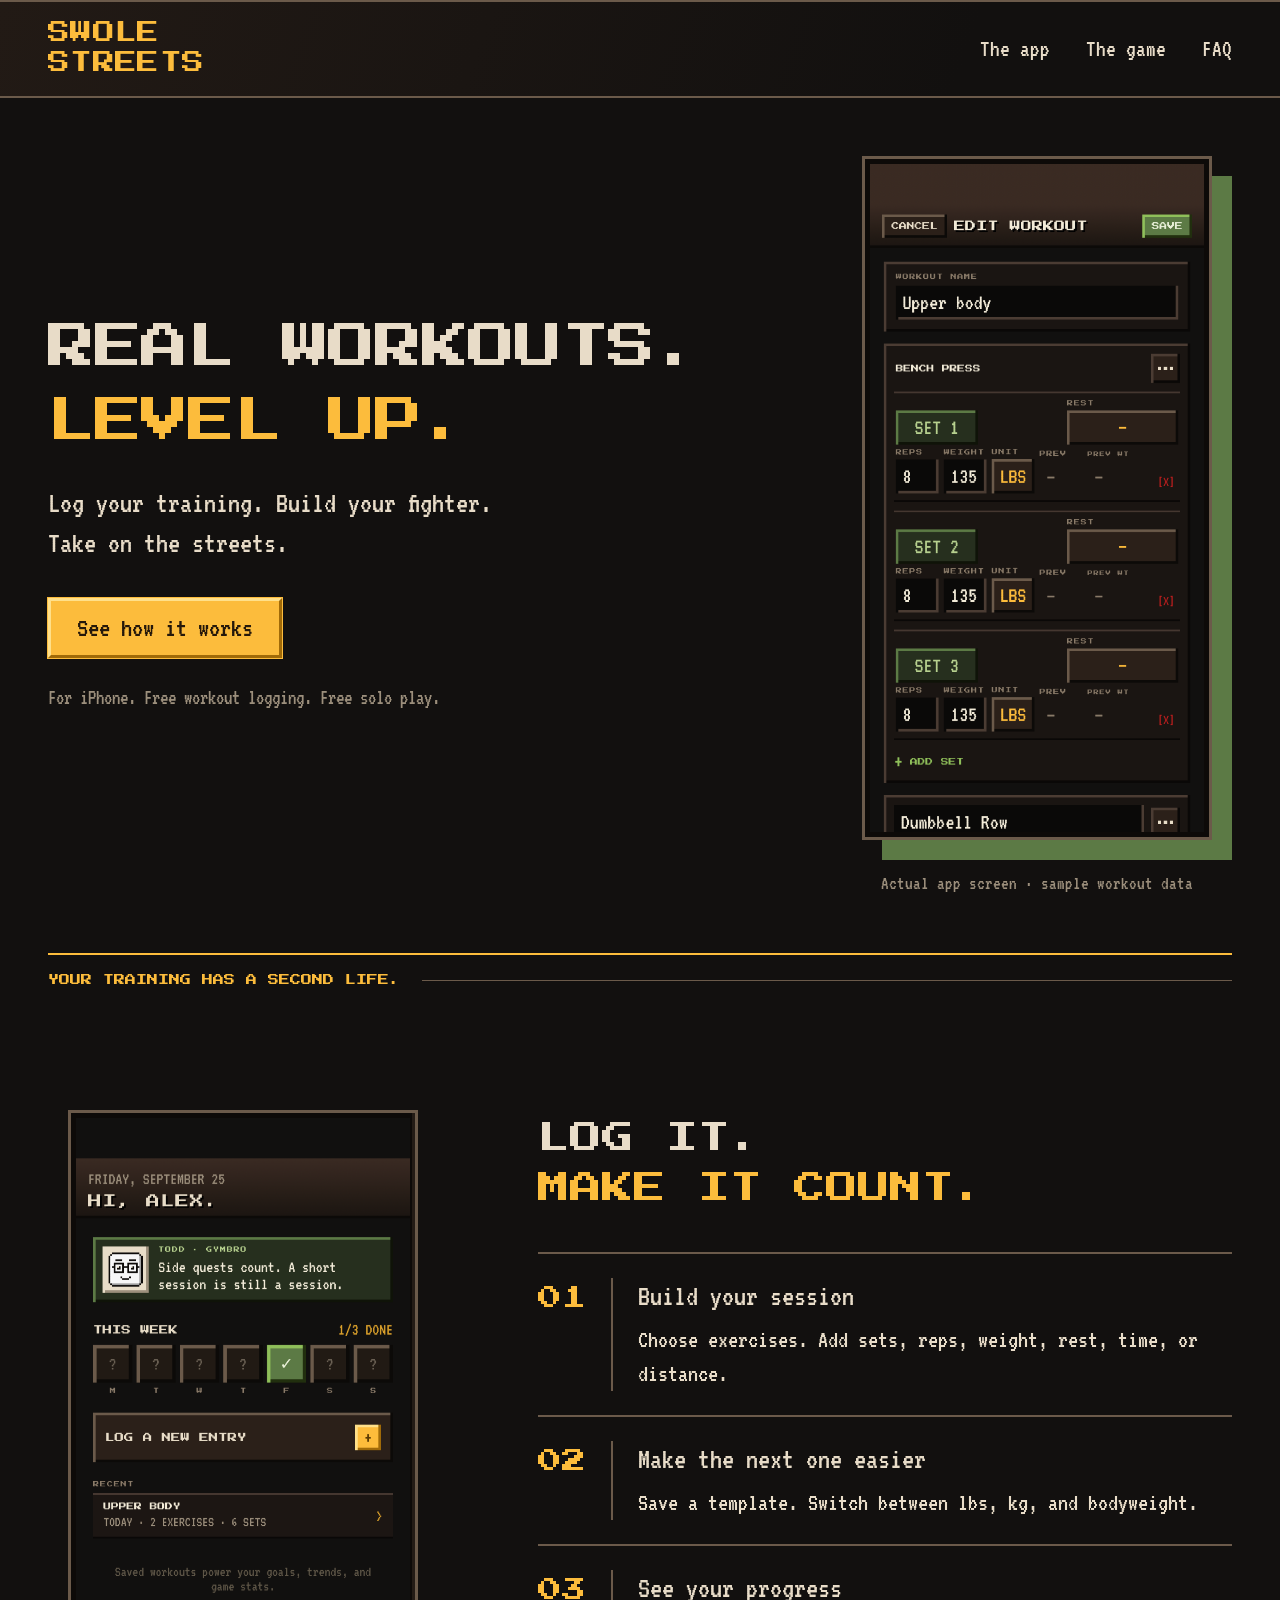
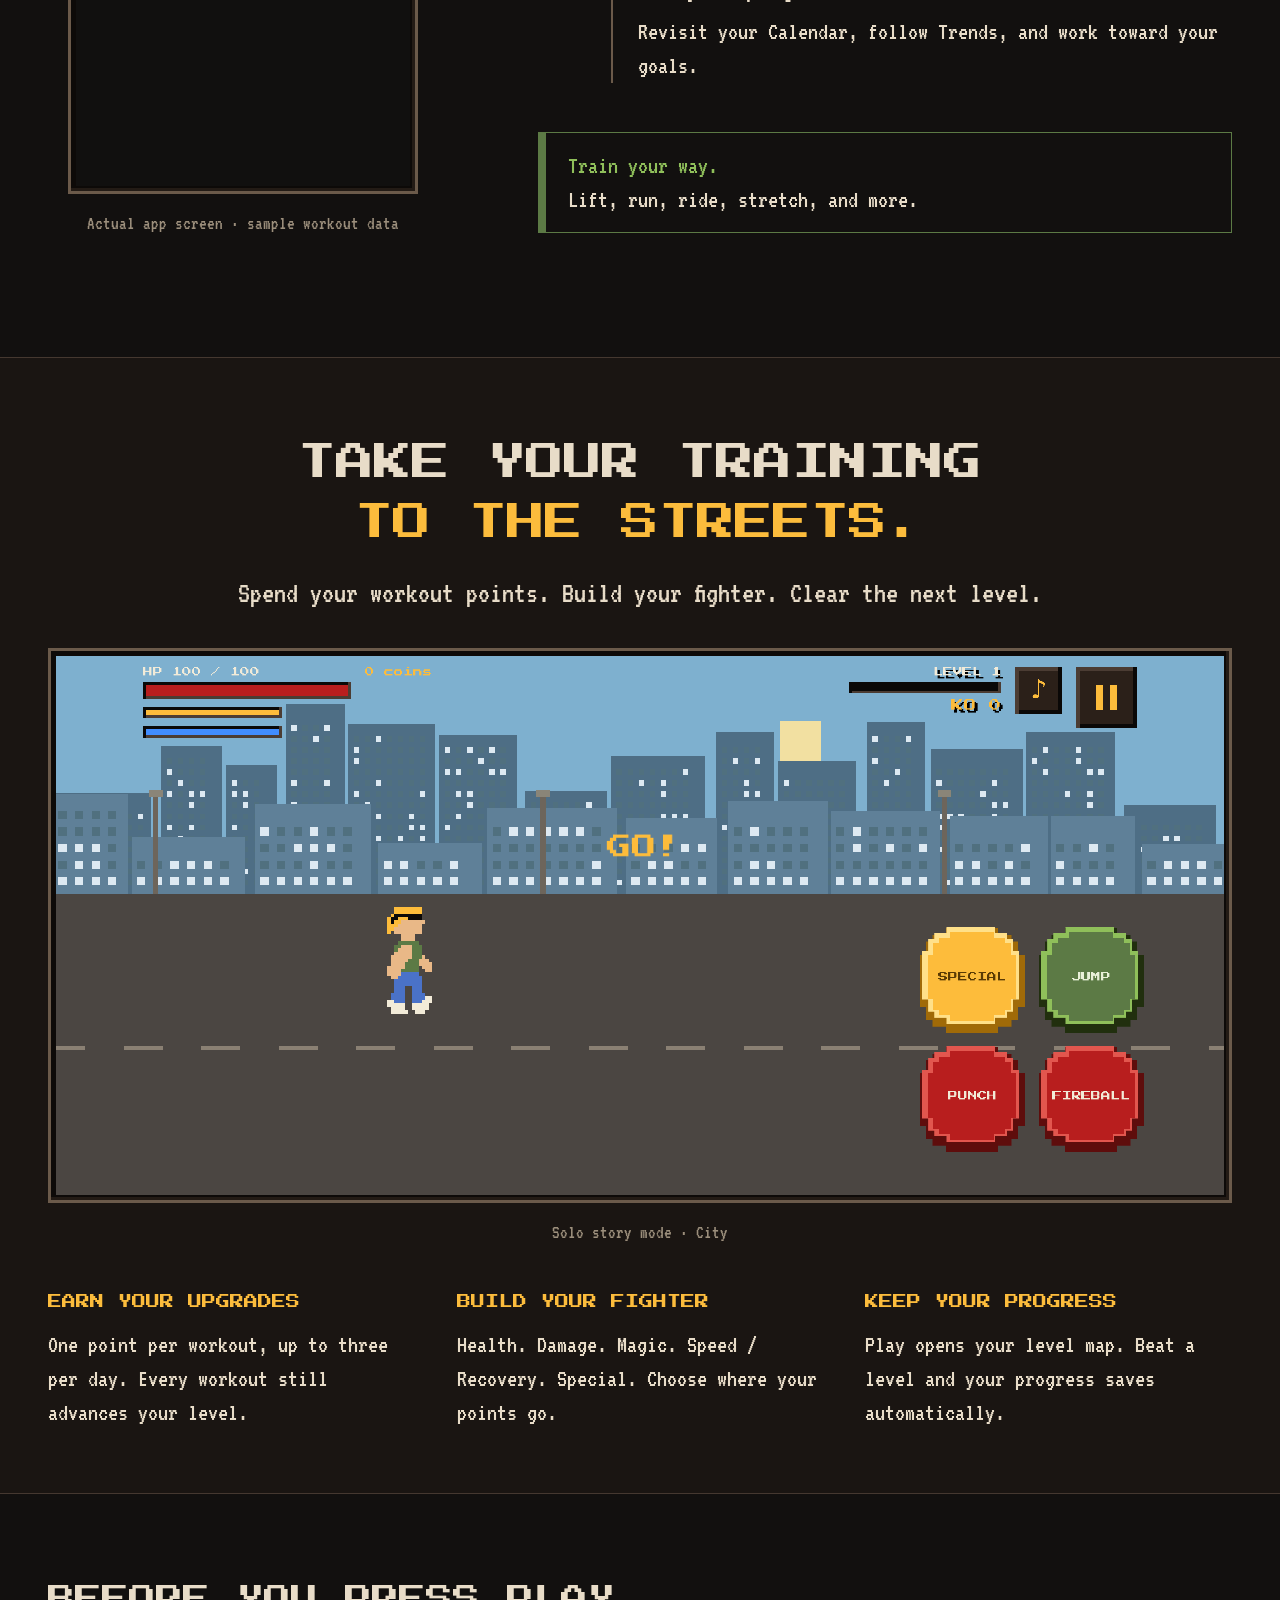
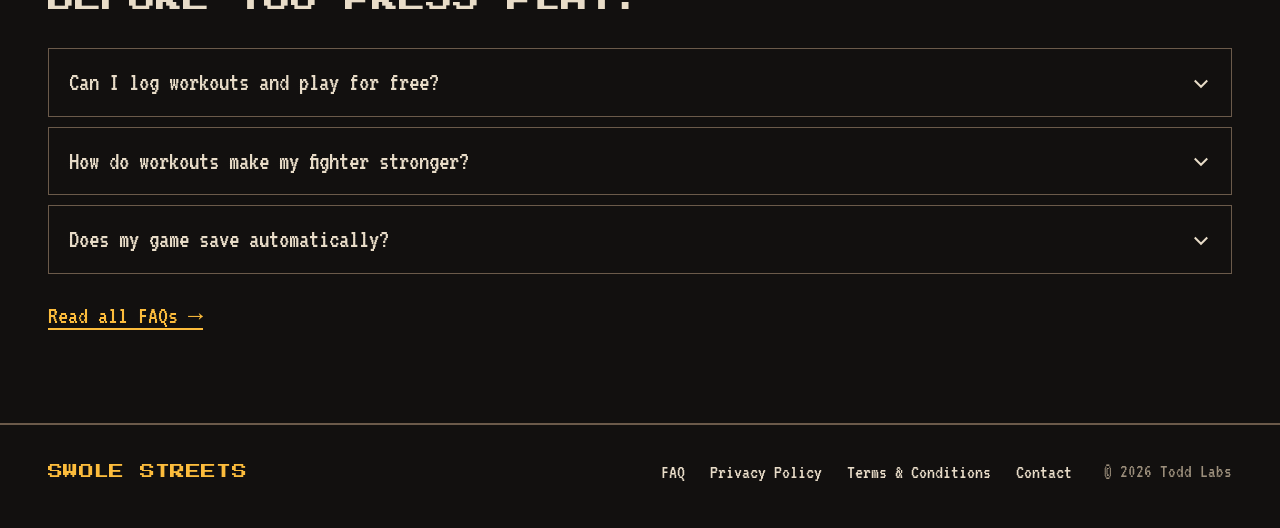
<file: index.html>
<!doctype html>
<html lang="en"><head>
<meta charset="utf-8"><meta name="viewport" content="width=device-width, initial-scale=1">
<title>Swole Streets — Real workouts. Level up.</title><meta name="description" content="Log your workouts, track progress, and turn training into upgrades for a retro solo adventure on iPhone.">
<meta name="theme-color" content="#12100F">
<meta property="og:title" content="Swole Streets — Real workouts. Level up."><meta property="og:description" content="Log your workouts, track progress, and turn training into upgrades for a retro solo adventure on iPhone."><meta property="og:type" content="website">
<link rel="icon" href="assets/favicon.svg" type="image/svg+xml">
<link rel="preload" href="assets/fonts/PressStart2P-Regular.ttf" as="font" type="font/ttf" crossorigin>
<link rel="preload" href="assets/fonts/VT323-Regular.ttf" as="font" type="font/ttf" crossorigin>
<link rel="stylesheet" href="styles.css">
</head><body><a class="skip-link" href="#main">Skip to content</a>
<header class="site-header"><div class="wrap nav-row">
<a class="wordmark" href="index.html" aria-label="Swole Streets home">SWOLE<br>STREETS</a>
<nav aria-label="Main navigation"><a href="index.html#the-app">The app</a><a href="index.html#the-game">The game</a><a href="faq.html">FAQ</a></nav>
</div></header><main id="main">
<section class="hero wrap" aria-labelledby="hero-title"><div class="hero-copy">
<h1 id="hero-title">REAL WORKOUTS.<br><span>LEVEL UP.</span></h1>
<p class="lead">Log your training. Build your fighter.<br class="desktop-break"> Take on the streets.</p>
<div class="actions"><a class="button button-gold" href="#the-app">See how it works</a></div>
<p class="small muted">For iPhone. Free workout logging. Free solo play.</p>
</div><figure class="hero-figure"><a class="screen-frame hero-screen" href="assets/workout-editor.png" aria-label="View full-size workout editor screenshot"><img src="assets/workout-editor.png" width="1170" height="2340" alt="Actual workout editor: Upper body session with Bench Press sets, 8 reps at 135 lbs, editable weight and rest fields." fetchpriority="high"></a><figcaption>Actual app screen · sample workout data</figcaption></figure></section>
<div class="wrap chapter-rule"><p>YOUR TRAINING HAS A SECOND LIFE.</p><span></span></div>
<section class="wrap workout-section" id="the-app" aria-labelledby="app-title">
<figure class="history-figure"><a class="screen-frame" href="assets/workout-history.png" aria-label="View full-size workout history screenshot"><img src="assets/workout-history.png" width="1170" height="2340" alt="Workouts screen with a weekly training target, Log a new entry button, and a saved Upper body workout." loading="lazy"></a><figcaption>Actual app screen · sample workout data</figcaption></figure>
<div class="workout-copy"><h2 id="app-title">LOG IT.<br><span>MAKE IT COUNT.</span></h2>
<ol class="steps"><li><span class="step-number" aria-hidden="true">01</span><div><h3>Build your session</h3><p>Choose exercises. Add sets, reps, weight, rest, time, or distance.</p></div></li><li><span class="step-number" aria-hidden="true">02</span><div><h3>Make the next one easier</h3><p>Save a template. Switch between lbs, kg, and bodyweight.</p></div></li><li><span class="step-number" aria-hidden="true">03</span><div><h3>See your progress</h3><p>Revisit your Calendar, follow Trends, and work toward your goals.</p></div></li></ol>
<p class="training-note"><strong>Train your way.</strong><br>Lift, run, ride, stretch, and more.</p></div></section>
<section class="game-section" id="the-game" aria-labelledby="game-title"><div class="wrap">
<div class="section-heading"><h2 id="game-title">TAKE YOUR TRAINING<br><span>TO THE STREETS.</span></h2><p class="lead">Spend your workout points. Build your fighter. Clear the next level.</p></div>
<figure class="game-figure"><a class="screen-frame" href="assets/story-game.png" aria-label="View full-size solo game screenshot"><img src="assets/story-game.png" width="2532" height="1170" alt="Actual City story level with the pixel-art fighter, skyline, health, stamina and magic meters, and Special, Jump, Punch and Fireball controls." loading="lazy"></a><figcaption>Solo story mode · City</figcaption></figure>
<div class="game-features"><div><h3>Earn your upgrades</h3><p>One point per workout, up to three per day. Every workout still advances your level.</p></div><div><h3>Build your fighter</h3><p>Health. Damage. Magic. Speed / Recovery. Special. Choose where your points go.</p></div><div><h3>Keep your progress</h3><p>Play opens your level map. Beat a level and your progress saves automatically.</p></div></div>
</div></section>
<section class="wrap home-faq" aria-labelledby="faq-title"><h2 id="faq-title">BEFORE YOU PRESS PLAY.</h2><div class="questions">
<details class="question">
<summary>Can I log workouts and play for free?<svg viewBox="0 0 16 16" aria-hidden="true"><path d="m3 6 5 5 5-5"/></svg></summary>
<div class="answer"><p>Yes. Recording your workouts and playing the game are entirely free.</p></div>
</details>
<details class="question">
<summary>How do workouts make my fighter stronger?<svg viewBox="0 0 16 16" aria-hidden="true"><path d="m3 6 5 5 5-5"/></svg></summary>
<div class="answer"><p>Each saved workout earns one upgrade point, up to three points per day. Spend them in Stats on Health, Damage, Magic, Speed / Recovery, or Special. Every workout counts toward your overall level, even after the daily point allowance. Leveling up also adds one automatic upgrade to all five categories. The point allowance does not limit how many workouts you can log.</p></div>
</details>
<details class="question">
<summary>Does my game save automatically?<svg viewBox="0 0 16 16" aria-hidden="true"><path d="m3 6 5 5 5-5"/></svg></summary>
<div class="answer"><p>Yes. Your completed levels save automatically on your device. When you close the app and return to Play, those levels stay cleared. There is one default save, with no save-slot selection.</p></div>
</details>
</div><a class="text-link" href="faq.html">Read all FAQs <span aria-hidden="true">→</span></a></section>
</main><footer class="site-footer"><div class="wrap footer-row"><a class="wordmark footer-brand" href="index.html">SWOLE STREETS</a><nav aria-label="Footer navigation"><a href="faq.html">FAQ</a><a href="privacy.html">Privacy Policy</a><a href="terms.html">Terms &amp; Conditions</a><a href="mailto:support@toddlabs.info">Contact</a></nav><p>© 2026 Todd Labs</p></div></footer></body></html>
</file>
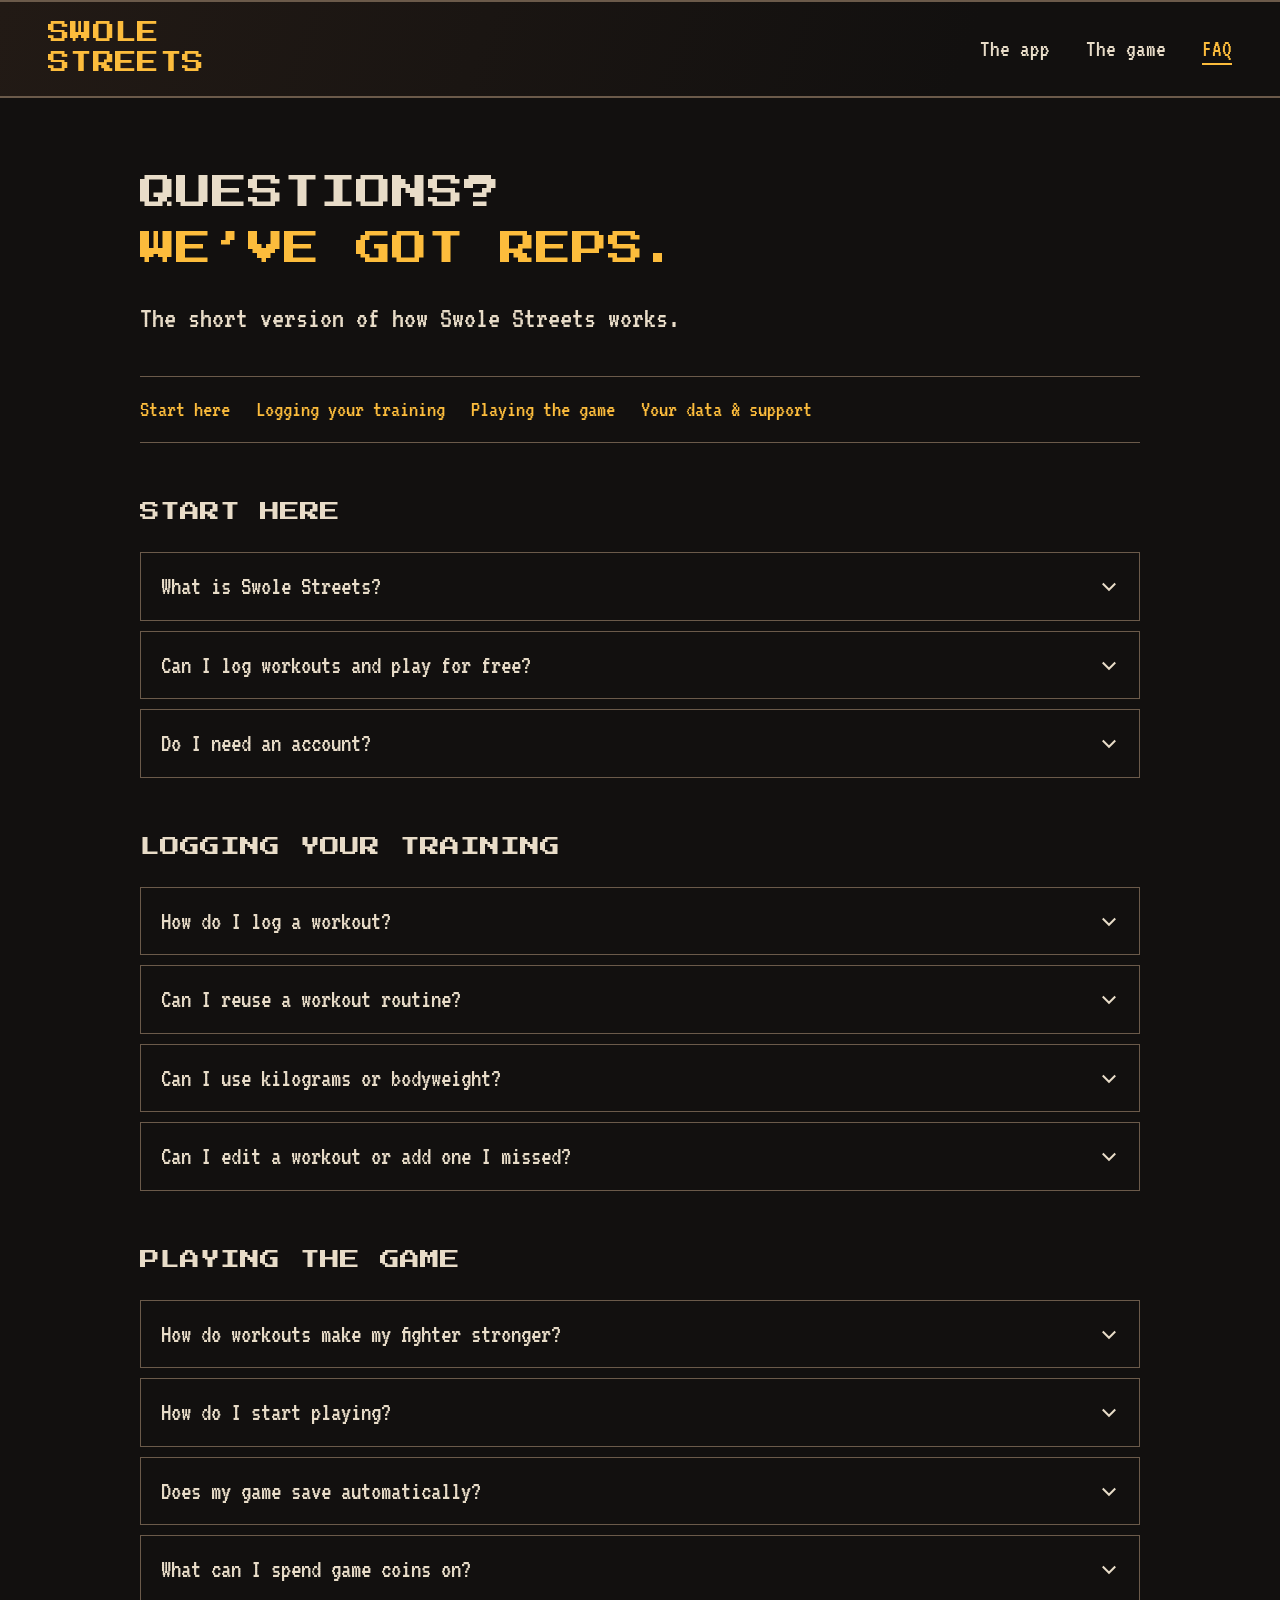
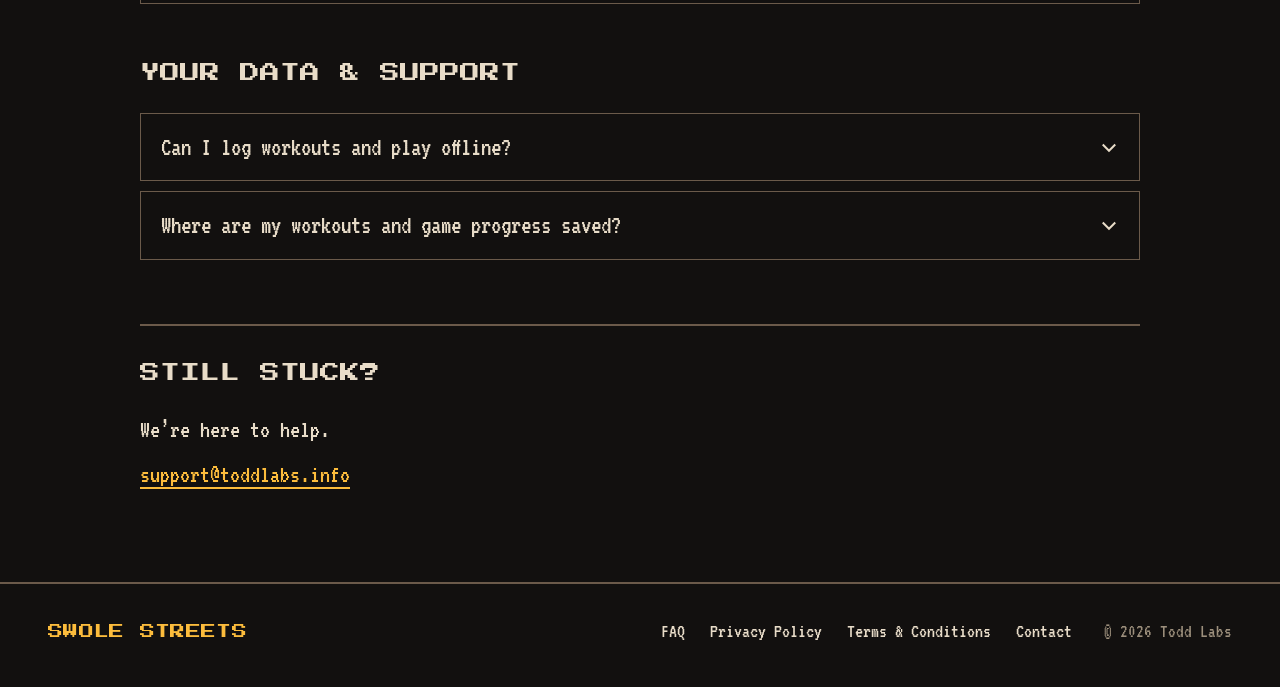
<file: faq.html>
<!doctype html>
<html lang="en"><head>
<meta charset="utf-8"><meta name="viewport" content="width=device-width, initial-scale=1">
<title>FAQ — Swole Streets</title><meta name="description" content="How to log workouts, reuse routines, grow your fighter, and keep your progress in Swole Streets.">
<meta name="theme-color" content="#12100F">
<meta property="og:title" content="FAQ — Swole Streets"><meta property="og:description" content="How to log workouts, reuse routines, grow your fighter, and keep your progress in Swole Streets."><meta property="og:type" content="website">
<link rel="icon" href="assets/favicon.svg" type="image/svg+xml">
<link rel="preload" href="assets/fonts/PressStart2P-Regular.ttf" as="font" type="font/ttf" crossorigin>
<link rel="preload" href="assets/fonts/VT323-Regular.ttf" as="font" type="font/ttf" crossorigin>
<link rel="stylesheet" href="styles.css">
</head><body><a class="skip-link" href="#main">Skip to content</a>
<header class="site-header"><div class="wrap nav-row">
<a class="wordmark" href="index.html" aria-label="Swole Streets home">SWOLE<br>STREETS</a>
<nav aria-label="Main navigation"><a href="index.html#the-app">The app</a><a href="index.html#the-game">The game</a><a href="faq.html" aria-current="page">FAQ</a></nav>
</div></header><main id="main" class="wrap reading-page"><header class="page-heading"><h1>QUESTIONS?<br><span>WE’VE GOT REPS.</span></h1><p class="lead">The short version of how Swole Streets works.</p></header><nav class="topic-links" aria-label="FAQ topics"><a href="#basics">Start here</a><a href="#logging">Logging your training</a><a href="#game">Playing the game</a><a href="#privacy">Your data &amp; support</a></nav>
<section class="faq-group" id="basics" aria-labelledby="heading-basics">
<h2 id="heading-basics">Start here</h2>
<details class="question">
<summary>What is Swole Streets?<svg viewBox="0 0 16 16" aria-hidden="true"><path d="m3 6 5 5 5-5"/></svg></summary>
<div class="answer"><p>A workout tracker with a retro action game built in. Record your training, follow your progress, and turn saved workouts into upgrades for your fighter.</p></div>
</details>
<details class="question">
<summary>Can I log workouts and play for free?<svg viewBox="0 0 16 16" aria-hidden="true"><path d="m3 6 5 5 5-5"/></svg></summary>
<div class="answer"><p>Yes. Recording your workouts and playing the game are entirely free.</p></div>
</details>
<details class="question">
<summary>Do I need an account?<svg viewBox="0 0 16 16" aria-hidden="true"><path d="m3 6 5 5 5-5"/></svg></summary>
<div class="answer"><p>No. You can start logging workouts and playing without an account or login.</p></div>
</details>
</section>
<section class="faq-group" id="logging" aria-labelledby="heading-logging">
<h2 id="heading-logging">Logging your training</h2>
<details class="question">
<summary>How do I log a workout?<svg viewBox="0 0 16 16" aria-hidden="true"><path d="m3 6 5 5 5-5"/></svg></summary>
<div class="answer"><p>In Workouts, tap Log a new entry. Choose your exercises and enter the sets, reps, weight, rest, time, or distance that apply. Tap Save Workout to add the session to your history.</p></div>
</details>
<details class="question">
<summary>Can I reuse a workout routine?<svg viewBox="0 0 16 16" aria-hidden="true"><path d="m3 6 5 5 5-5"/></svg></summary>
<div class="answer"><p>Yes. Set up your exercises, tap Make Template, and give it a name. Open that template from Workouts for your next session, enter your results, then tap Log This Workout. Saving a template alone does not log a completed workout.</p></div>
</details>
<details class="question">
<summary>Can I use kilograms or bodyweight?<svg viewBox="0 0 16 16" aria-hidden="true"><path d="m3 6 5 5 5-5"/></svg></summary>
<div class="answer"><p>Yes. Tap the weight unit to switch between lbs, kg, and bodyweight. Bodyweight shows NA in the weight field. Switch back to lbs or kg to enter a weight again.</p></div>
</details>
<details class="question">
<summary>Can I edit a workout or add one I missed?<svg viewBox="0 0 16 16" aria-hidden="true"><path d="m3 6 5 5 5-5"/></svg></summary>
<div class="answer"><p>Yes. Open a saved workout, change its fields, and save your changes. To log a past session, choose the day in Calendar and add an entry there. Calendar shows your training history, and Trends helps you follow your progress over time.</p></div>
</details>
</section>
<section class="faq-group" id="game" aria-labelledby="heading-game">
<h2 id="heading-game">Playing the game</h2>
<details class="question">
<summary>How do workouts make my fighter stronger?<svg viewBox="0 0 16 16" aria-hidden="true"><path d="m3 6 5 5 5-5"/></svg></summary>
<div class="answer"><p>Each saved workout earns one upgrade point, up to three points per day. Spend them in Stats on Health, Damage, Magic, Speed / Recovery, or Special. Every workout counts toward your overall level, even after the daily point allowance. Leveling up also adds one automatic upgrade to all five categories. The point allowance does not limit how many workouts you can log.</p></div>
</details>
<details class="question">
<summary>How do I start playing?<svg viewBox="0 0 16 16" aria-hidden="true"><path d="m3 6 5 5 5-5"/></svg></summary>
<div class="answer"><p>Open the Game tab and tap Play to reach your level map. Choose an unlocked level and fight through City, Forest, and Snow. Use Stats to spend your workout points and Store to customize your fighter.</p></div>
</details>
<details class="question">
<summary>Does my game save automatically?<svg viewBox="0 0 16 16" aria-hidden="true"><path d="m3 6 5 5 5-5"/></svg></summary>
<div class="answer"><p>Yes. Your completed levels save automatically on your device. When you close the app and return to Play, those levels stay cleared. There is one default save, with no save-slot selection.</p></div>
</details>
<details class="question">
<summary>What can I spend game coins on?<svg viewBox="0 0 16 16" aria-hidden="true"><path d="m3 6 5 5 5-5"/></svg></summary>
<div class="answer"><p>Use coins earned while playing to get outfits, attack colors, and backpack items in the Store. Outfits and attack colors change your look; backpack items give you effects to use during a level.</p></div>
</details>
</section>
<section class="faq-group" id="privacy" aria-labelledby="heading-privacy">
<h2 id="heading-privacy">Your data &amp; support</h2>
<details class="question">
<summary>Can I log workouts and play offline?<svg viewBox="0 0 16 16" aria-hidden="true"><path d="m3 6 5 5 5-5"/></svg></summary>
<div class="answer"><p>Yes. Workout logging, saved history, and solo play work on your device without an internet connection. Sending an issue report, emailing support, or opening this website needs a connection.</p></div>
</details>
<details class="question">
<summary>Where are my workouts and game progress saved?<svg viewBox="0 0 16 16" aria-hidden="true"><path d="m3 6 5 5 5-5"/></svg></summary>
<div class="answer"><p>They are saved locally on your device. There is no account-based cloud sync, so records do not automatically follow you to another phone. Removing the app can remove its local data. See the Privacy Policy for details.</p></div>
</details>
</section>
<aside class="support-note"><h2>Still stuck?</h2><p>We’re here to help.</p><a class="text-link" href="mailto:support@toddlabs.info">support@toddlabs.info</a></aside></main><footer class="site-footer"><div class="wrap footer-row"><a class="wordmark footer-brand" href="index.html">SWOLE STREETS</a><nav aria-label="Footer navigation"><a href="faq.html">FAQ</a><a href="privacy.html">Privacy Policy</a><a href="terms.html">Terms &amp; Conditions</a><a href="mailto:support@toddlabs.info">Contact</a></nav><p>© 2026 Todd Labs</p></div></footer></body></html>
</file>
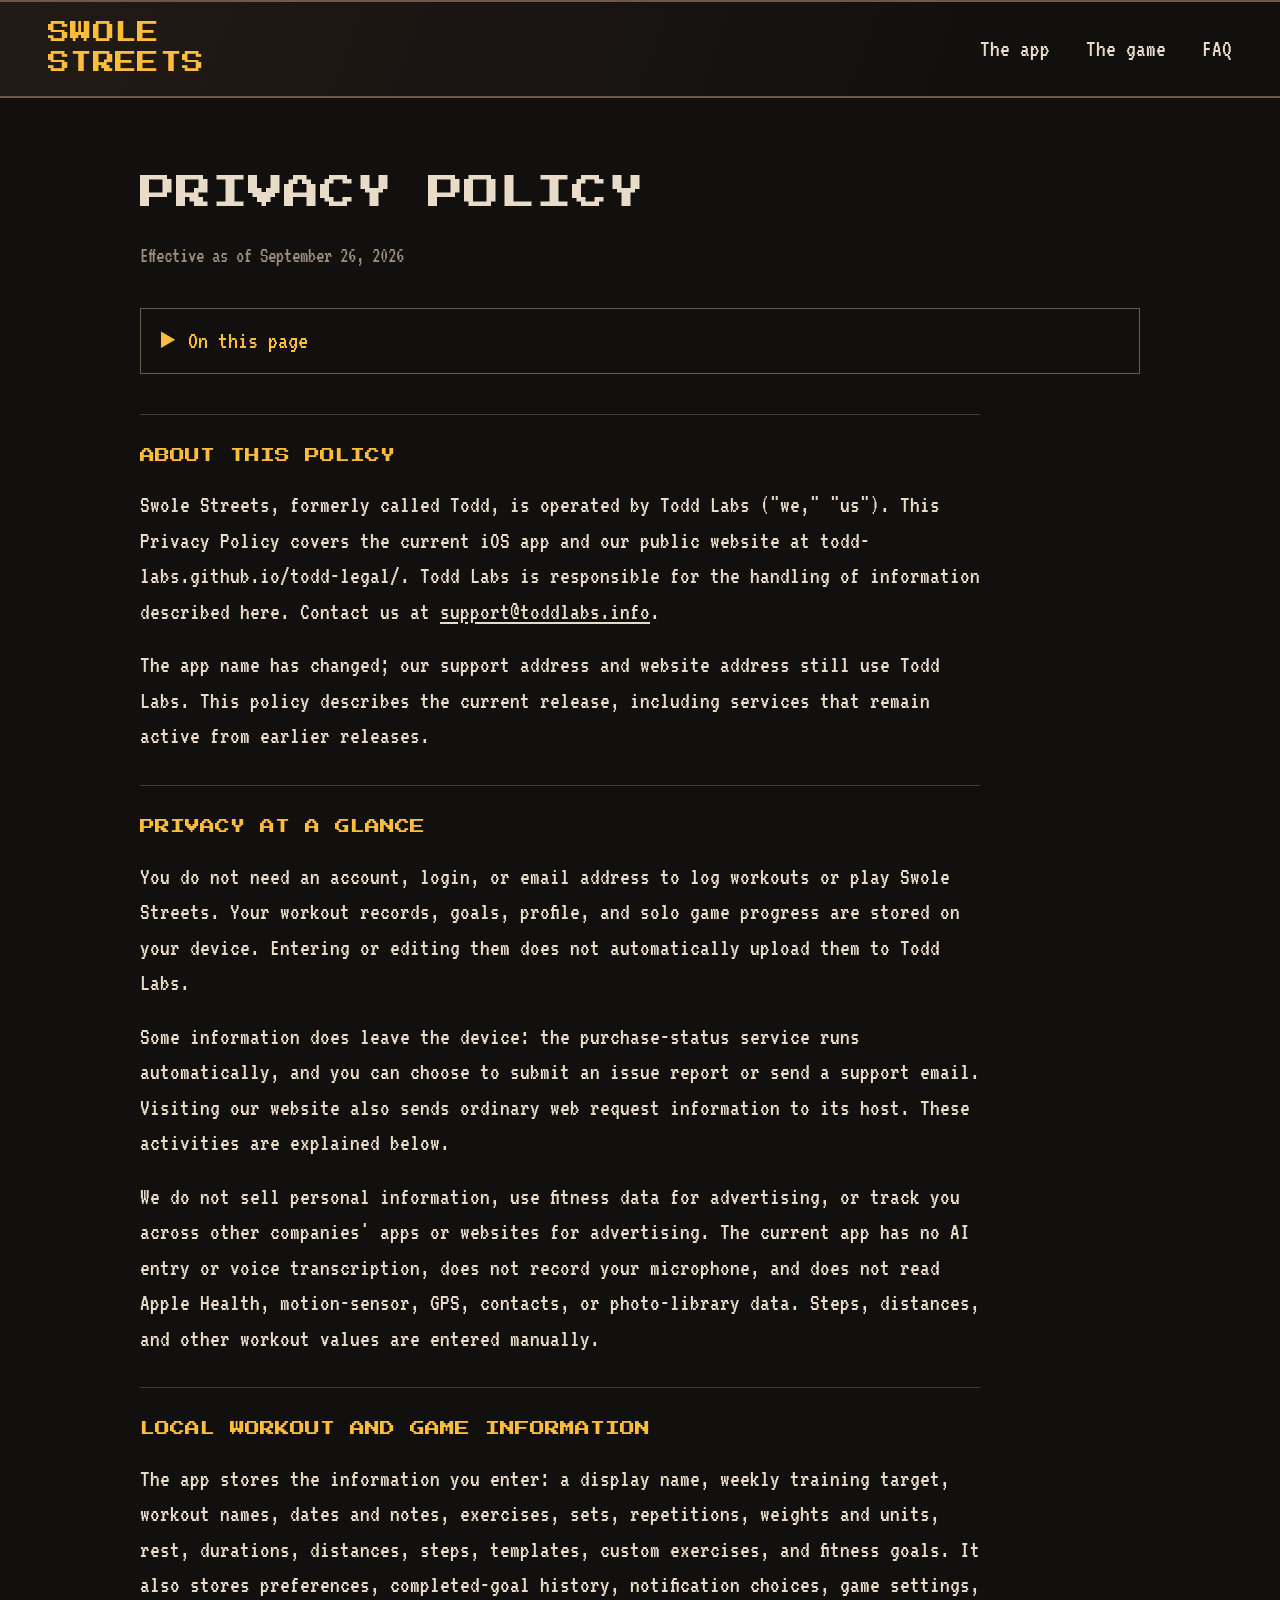
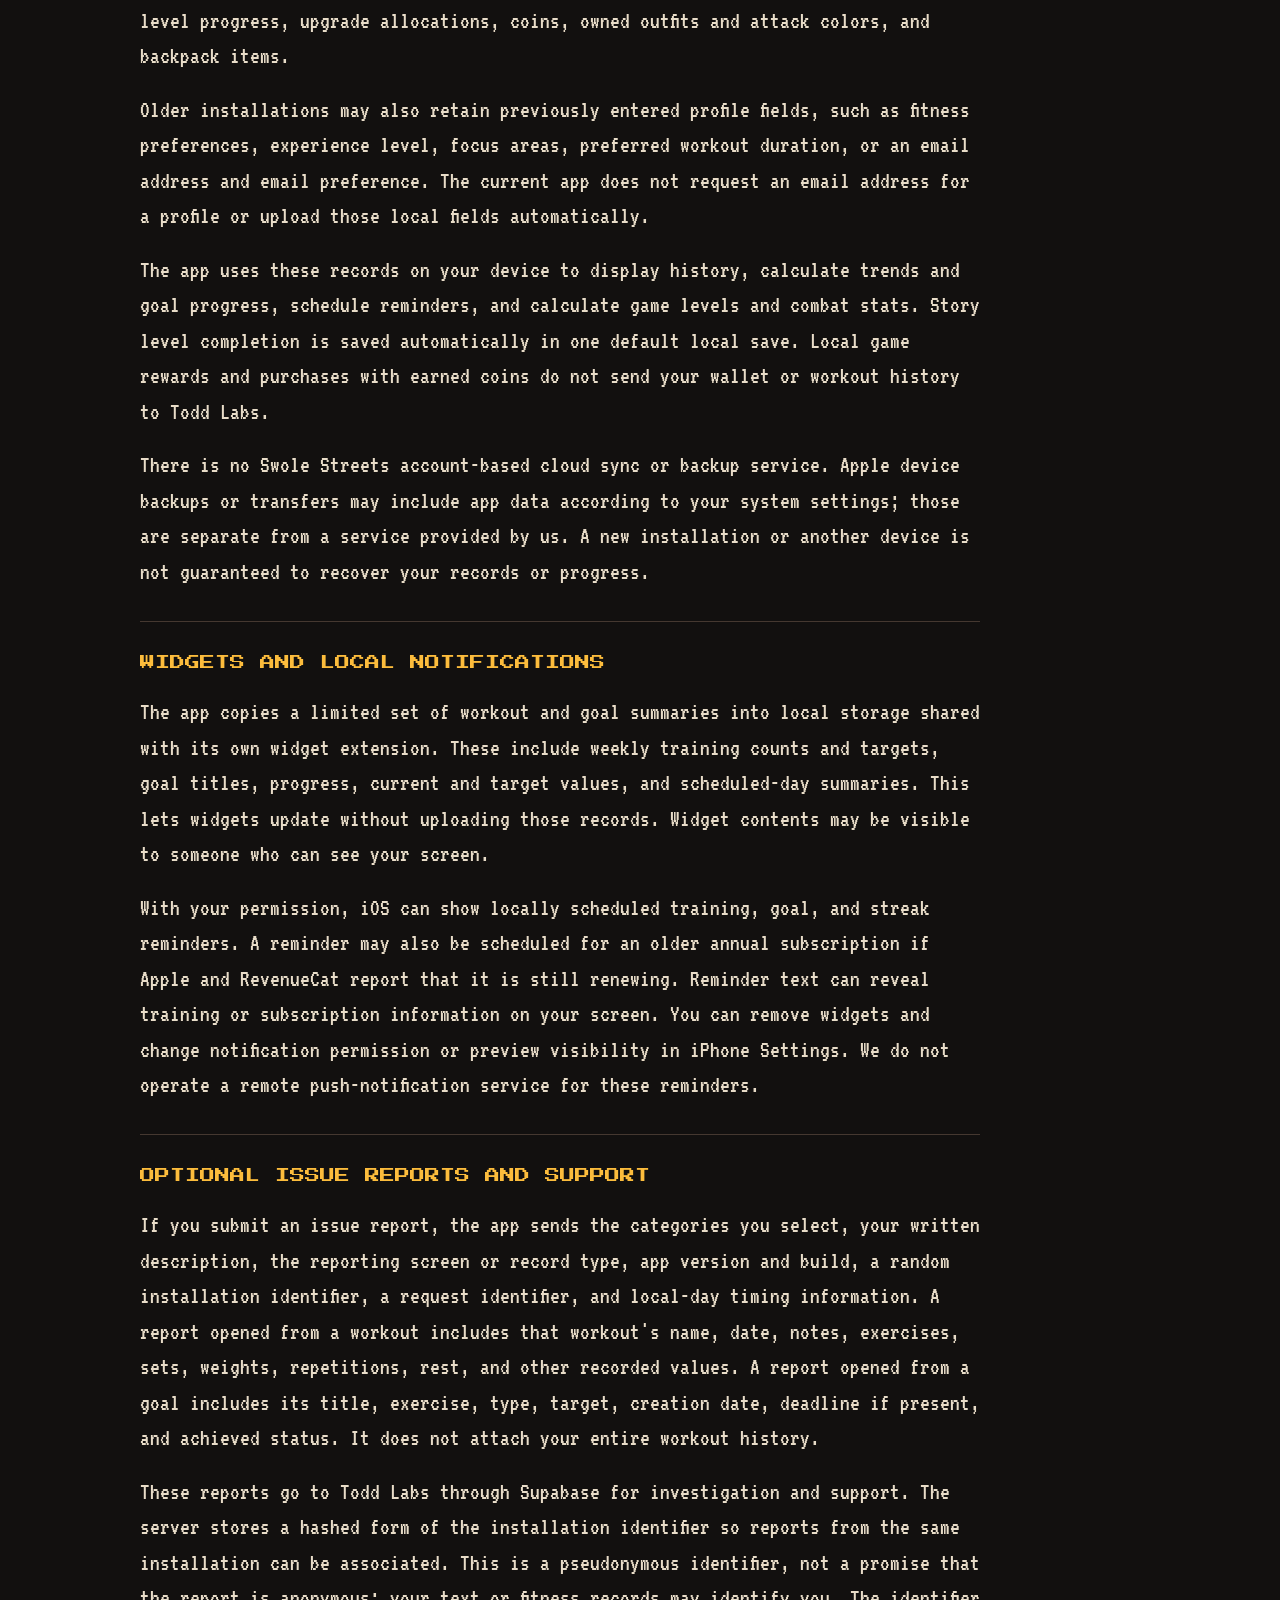
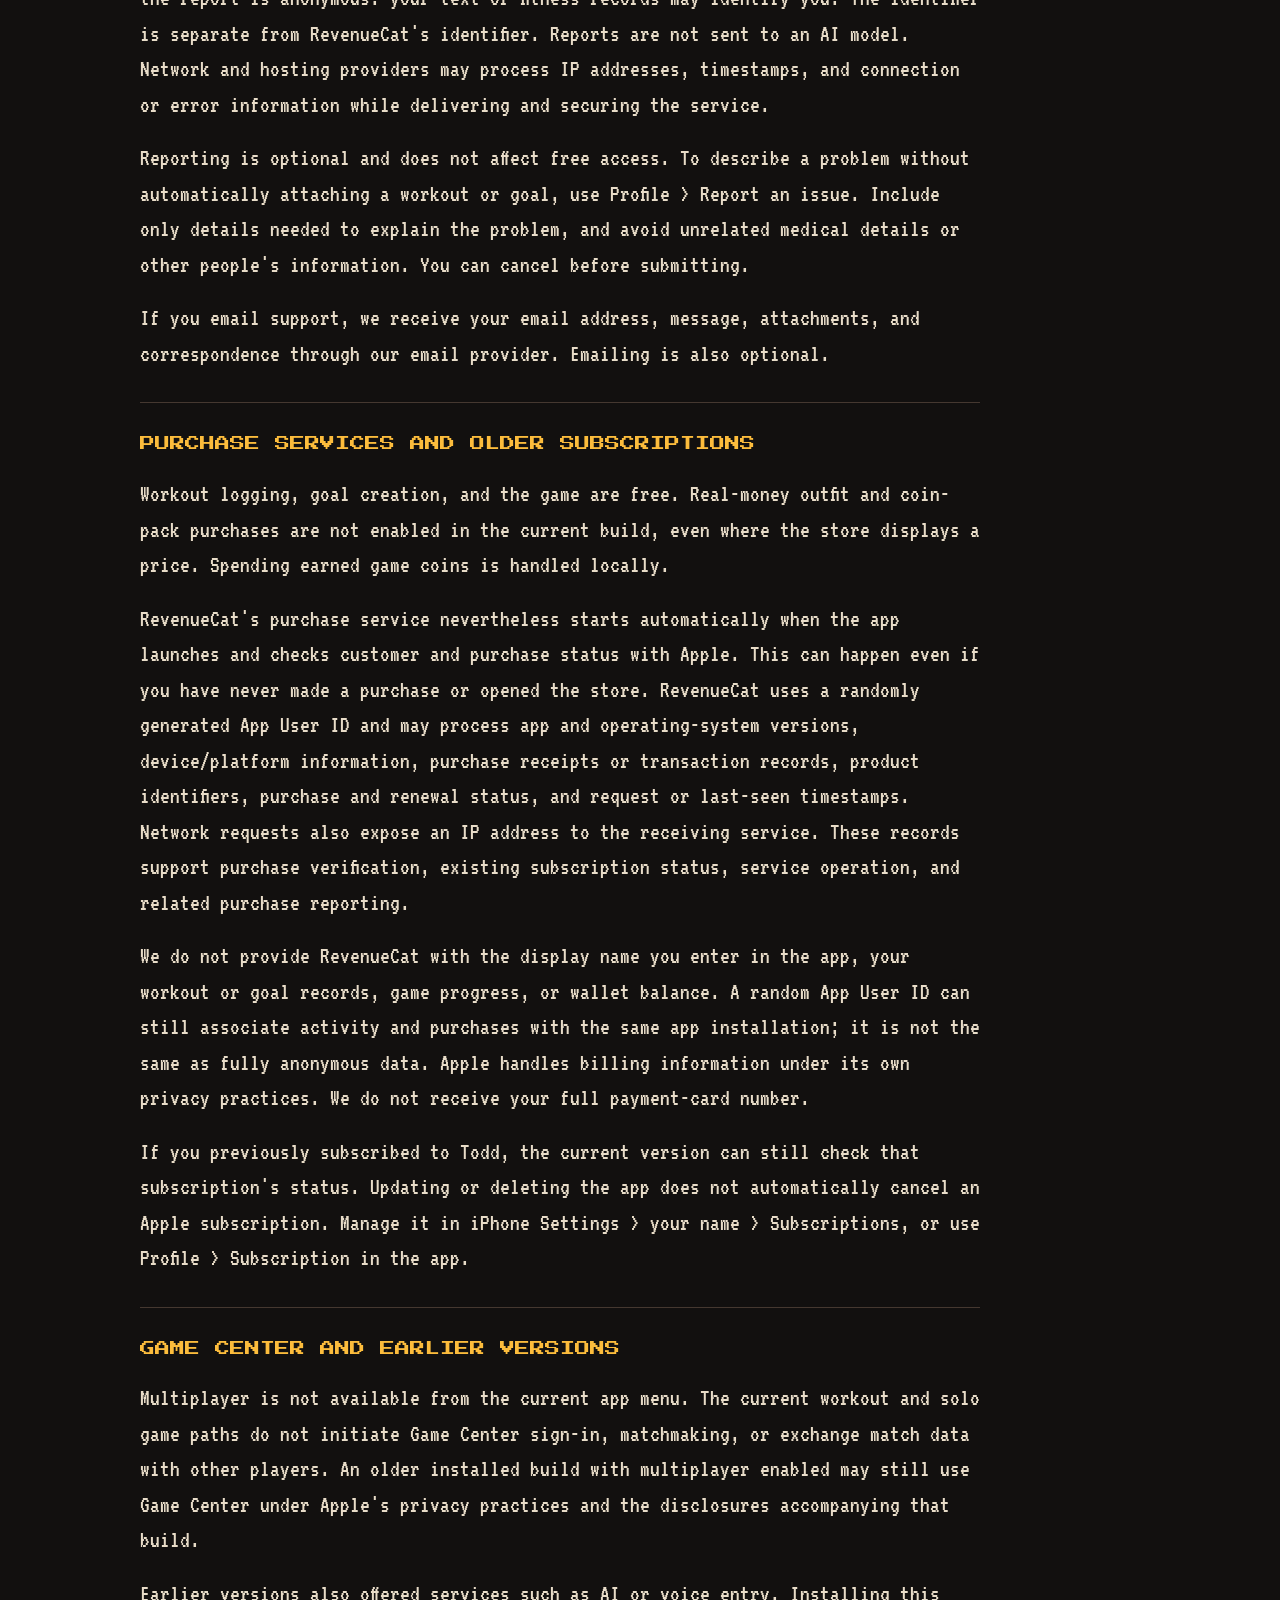
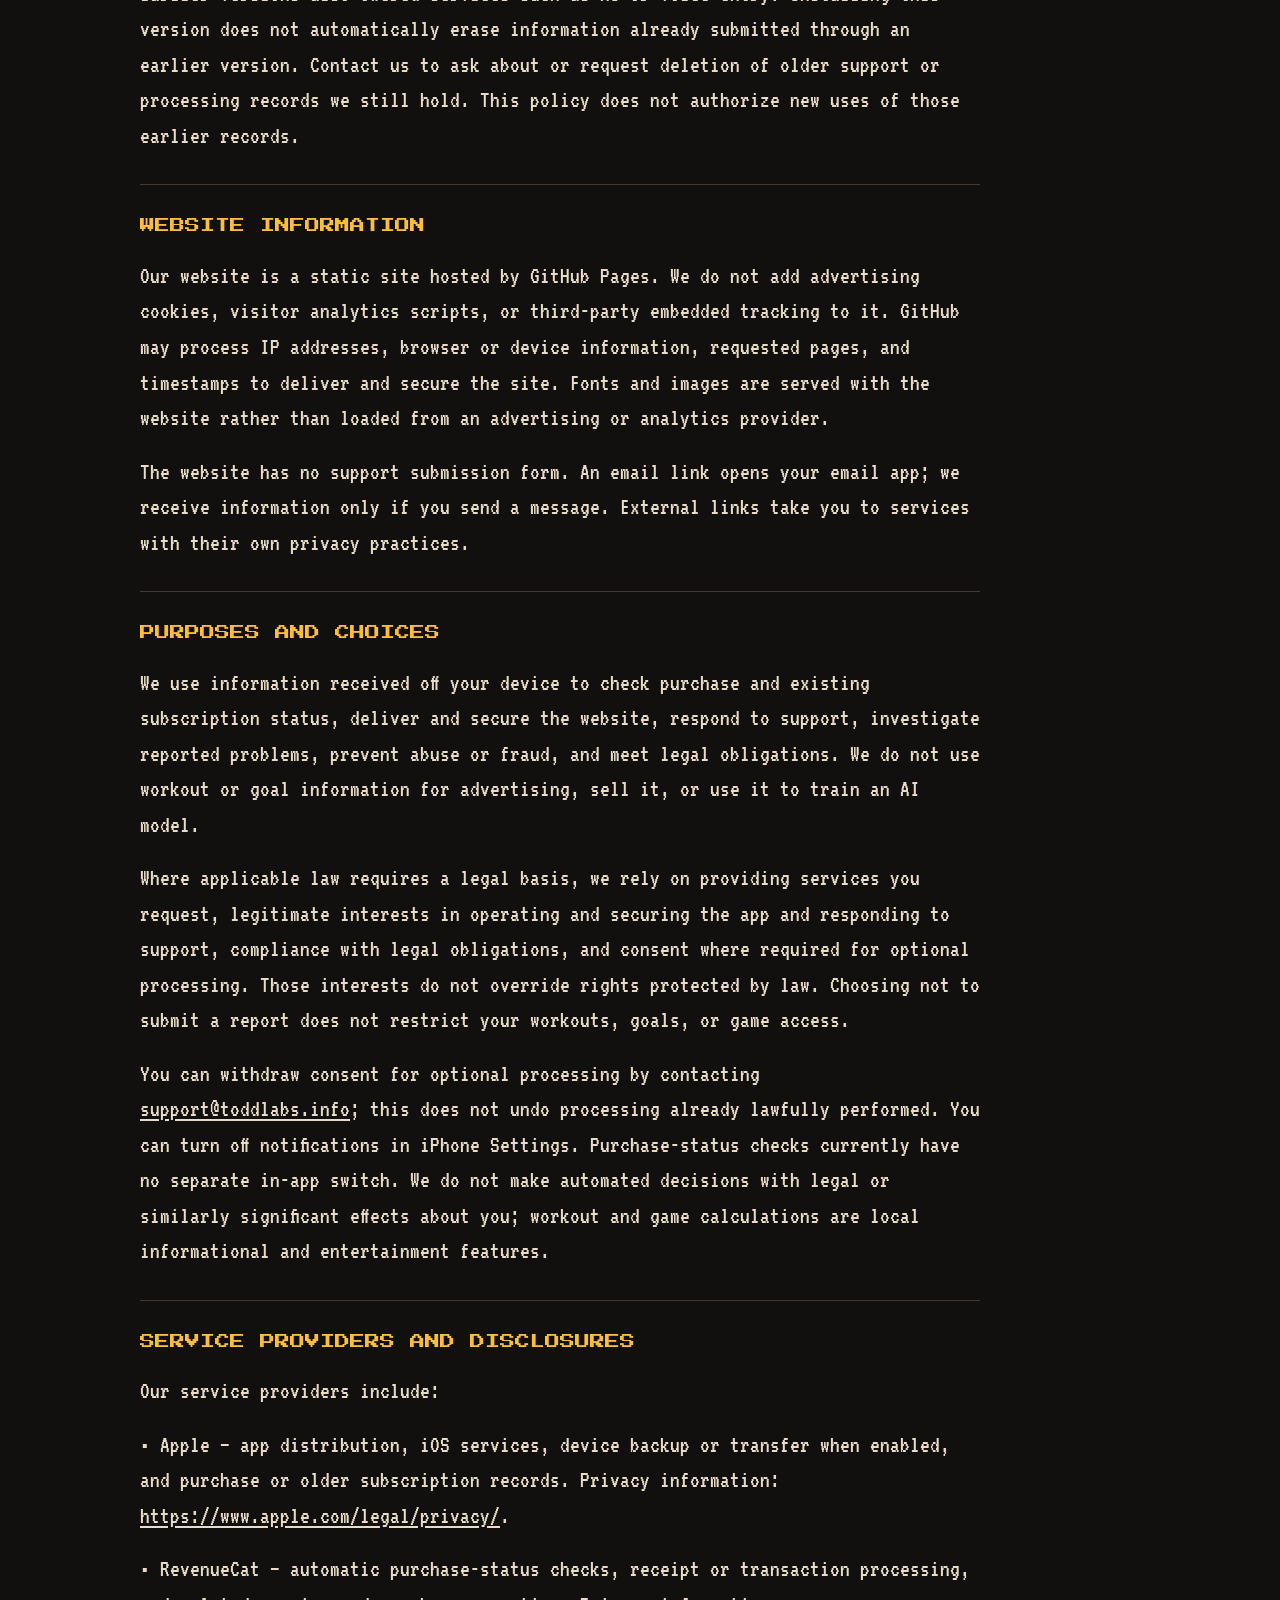
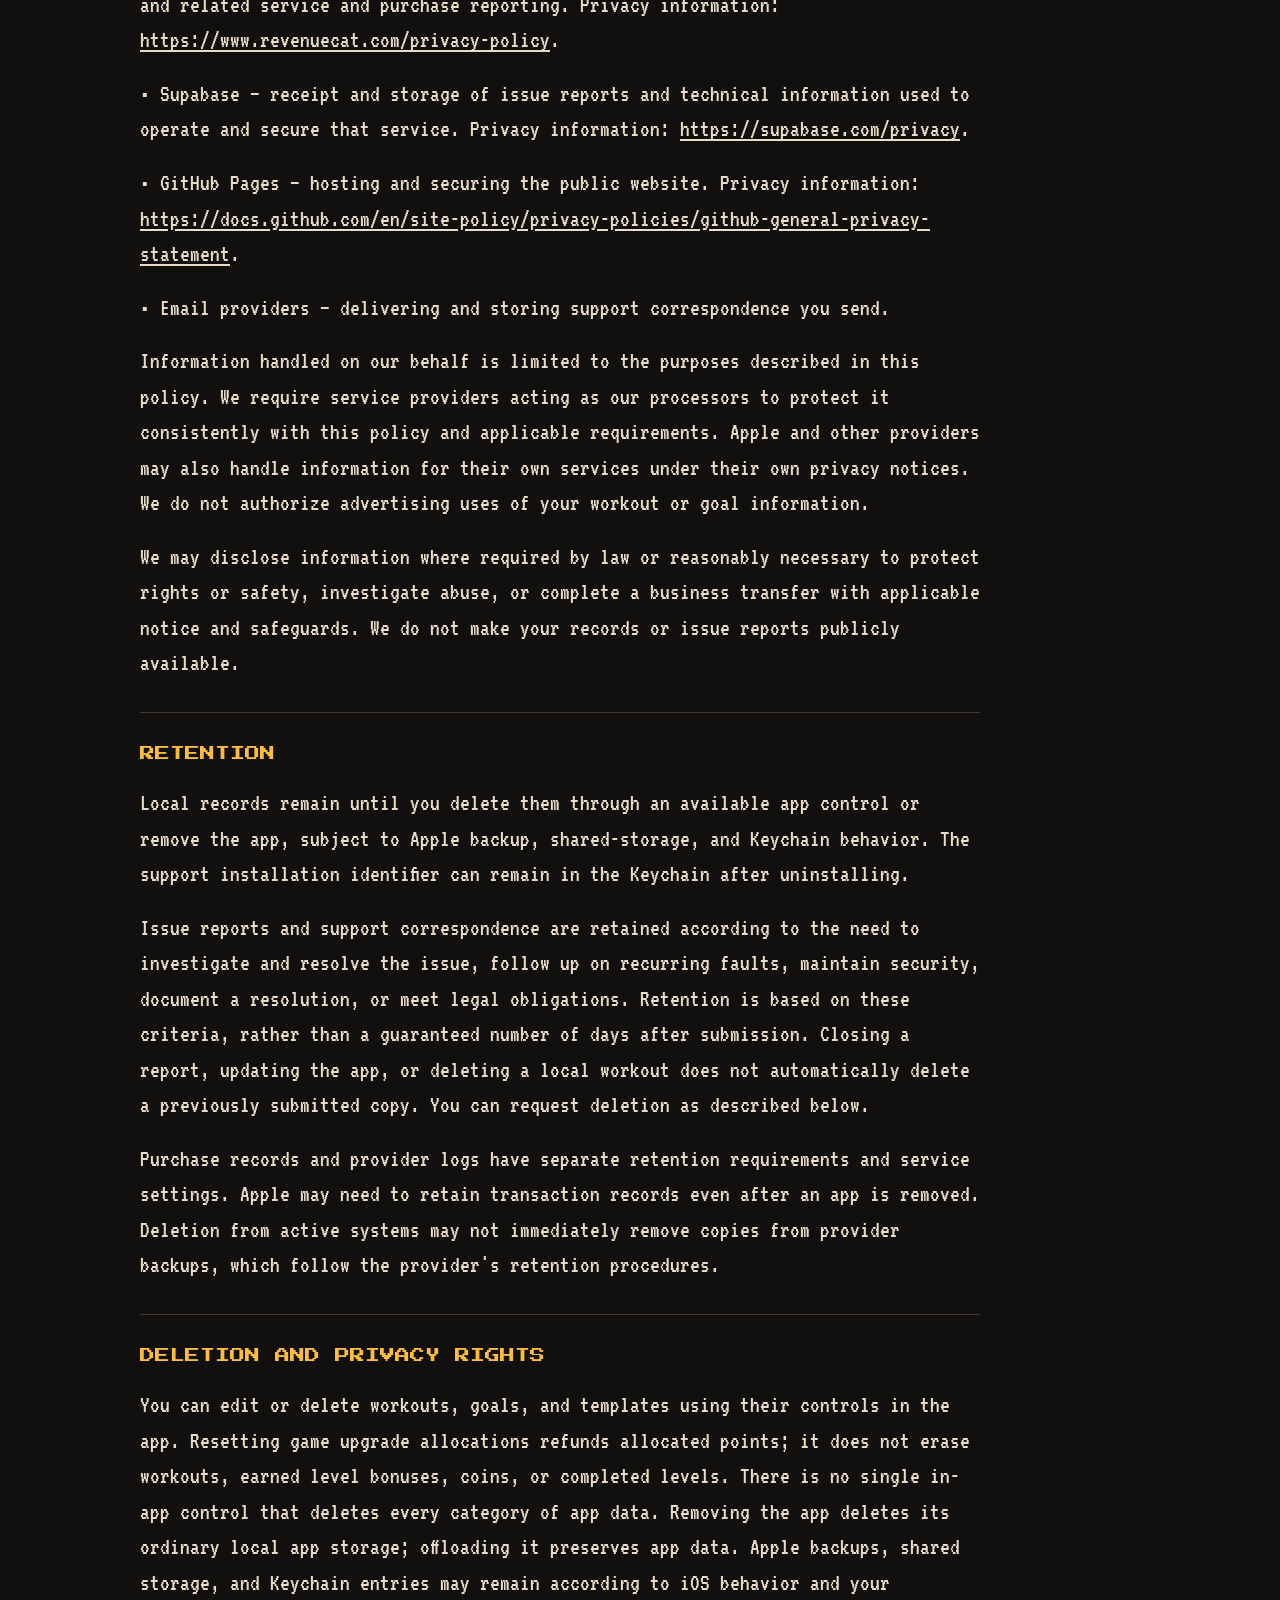
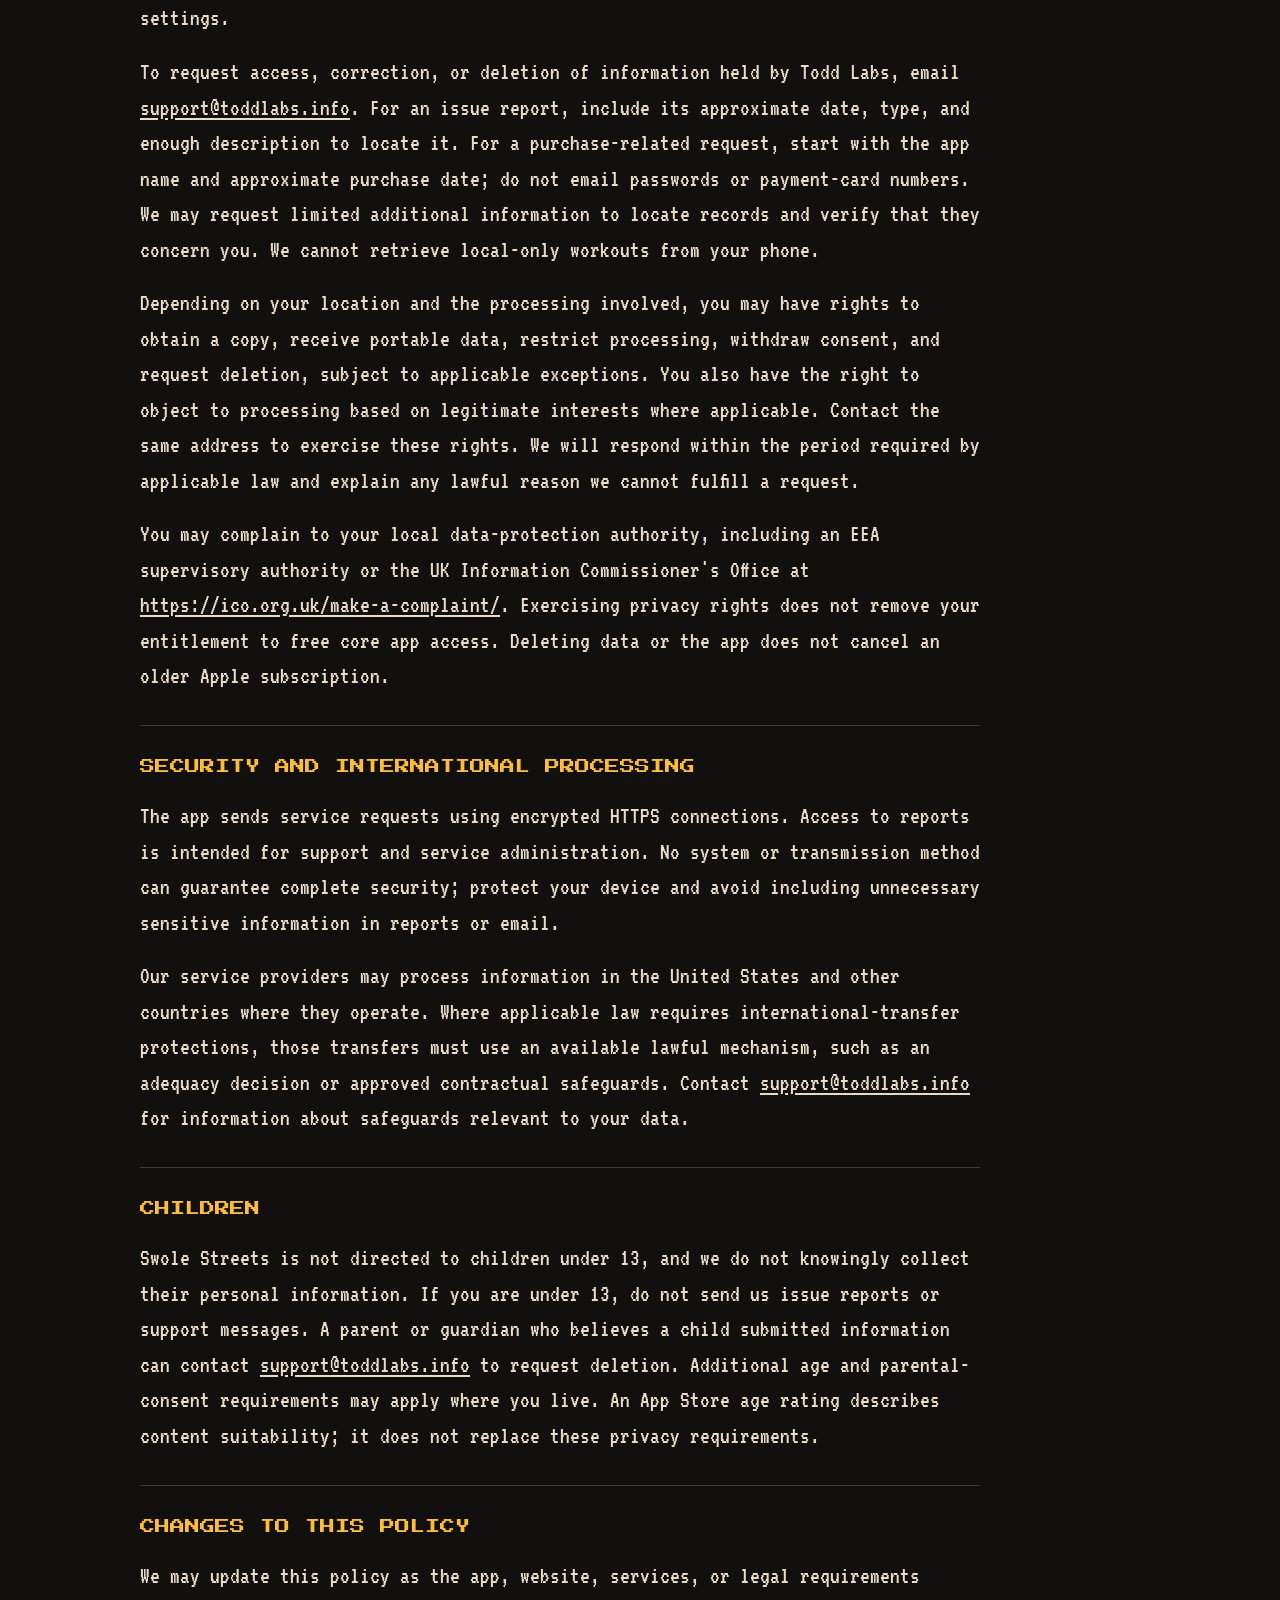
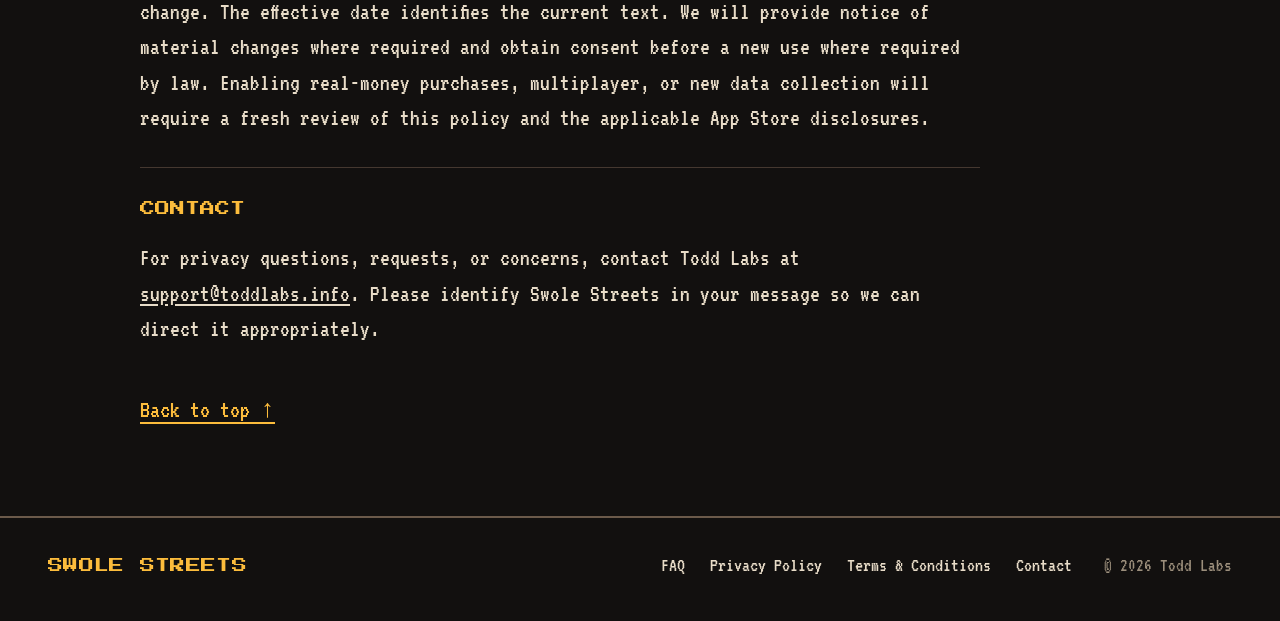
<file: privacy.html>
<!doctype html>
<html lang="en"><head>
<meta charset="utf-8"><meta name="viewport" content="width=device-width, initial-scale=1">
<title>Privacy Policy — Swole Streets</title><meta name="description" content="Privacy Policy for Swole Streets, reproduced from the current in-app legal document.">
<meta name="theme-color" content="#12100F">
<meta property="og:title" content="Privacy Policy — Swole Streets"><meta property="og:description" content="Privacy Policy for Swole Streets, reproduced from the current in-app legal document."><meta property="og:type" content="website">
<link rel="icon" href="assets/favicon.svg" type="image/svg+xml">
<link rel="preload" href="assets/fonts/PressStart2P-Regular.ttf" as="font" type="font/ttf" crossorigin>
<link rel="preload" href="assets/fonts/VT323-Regular.ttf" as="font" type="font/ttf" crossorigin>
<link rel="stylesheet" href="styles.css">
</head><body><a class="skip-link" href="#main">Skip to content</a>
<header class="site-header"><div class="wrap nav-row">
<a class="wordmark" href="index.html" aria-label="Swole Streets home">SWOLE<br>STREETS</a>
<nav aria-label="Main navigation"><a href="index.html#the-app">The app</a><a href="index.html#the-game">The game</a><a href="faq.html">FAQ</a></nav>
</div></header><main id="main" class="wrap reading-page legal-page"><header class="page-heading"><h1>Privacy Policy</h1><p class="small muted">Effective as of <span data-legal-date>September 26, 2026</span></p></header>

<!-- LEGAL_CONTENT_START -->
<details class="contents"><summary>On this page</summary><nav aria-label="Document sections"><a href="#section-1">About This Policy</a><a href="#section-2">Privacy at a Glance</a><a href="#section-3">Local Workout and Game Information</a><a href="#section-4">Widgets and Local Notifications</a><a href="#section-5">Optional Issue Reports and Support</a><a href="#section-6">Purchase Services and Older Subscriptions</a><a href="#section-7">Game Center and Earlier Versions</a><a href="#section-8">Website Information</a><a href="#section-9">Purposes and Choices</a><a href="#section-10">Service Providers and Disclosures</a><a href="#section-11">Retention</a><a href="#section-12">Deletion and Privacy Rights</a><a href="#section-13">Security and International Processing</a><a href="#section-14">Children</a><a href="#section-15">Changes to This Policy</a><a href="#section-16">Contact</a></nav></details>
<div class="legal-copy">
<section class="legal-section" id="section-1"><h2>About This Policy</h2><p>Swole Streets, formerly called Todd, is operated by Todd Labs (&quot;we,&quot; &quot;us&quot;). This Privacy Policy covers the current iOS app and our public website at todd-labs.github.io/todd-legal/. Todd Labs is responsible for the handling of information described here. Contact us at <a href="mailto:support@toddlabs.info">support@toddlabs.info</a>.</p><p>The app name has changed; our support address and website address still use Todd Labs. This policy describes the current release, including services that remain active from earlier releases.</p></section>
<section class="legal-section" id="section-2"><h2>Privacy at a Glance</h2><p>You do not need an account, login, or email address to log workouts or play Swole Streets. Your workout records, goals, profile, and solo game progress are stored on your device. Entering or editing them does not automatically upload them to Todd Labs.</p><p>Some information does leave the device: the purchase-status service runs automatically, and you can choose to submit an issue report or send a support email. Visiting our website also sends ordinary web request information to its host. These activities are explained below.</p><p>We do not sell personal information, use fitness data for advertising, or track you across other companies&#x27; apps or websites for advertising. The current app has no AI entry or voice transcription, does not record your microphone, and does not read Apple Health, motion-sensor, GPS, contacts, or photo-library data. Steps, distances, and other workout values are entered manually.</p></section>
<section class="legal-section" id="section-3"><h2>Local Workout and Game Information</h2><p>The app stores the information you enter: a display name, weekly training target, workout names, dates and notes, exercises, sets, repetitions, weights and units, rest, durations, distances, steps, templates, custom exercises, and fitness goals. It also stores preferences, completed-goal history, notification choices, game settings, level progress, upgrade allocations, coins, owned outfits and attack colors, and backpack items.</p><p>Older installations may also retain previously entered profile fields, such as fitness preferences, experience level, focus areas, preferred workout duration, or an email address and email preference. The current app does not request an email address for a profile or upload those local fields automatically.</p><p>The app uses these records on your device to display history, calculate trends and goal progress, schedule reminders, and calculate game levels and combat stats. Story level completion is saved automatically in one default local save. Local game rewards and purchases with earned coins do not send your wallet or workout history to Todd Labs.</p><p>There is no Swole Streets account-based cloud sync or backup service. Apple device backups or transfers may include app data according to your system settings; those are separate from a service provided by us. A new installation or another device is not guaranteed to recover your records or progress.</p></section>
<section class="legal-section" id="section-4"><h2>Widgets and Local Notifications</h2><p>The app copies a limited set of workout and goal summaries into local storage shared with its own widget extension. These include weekly training counts and targets, goal titles, progress, current and target values, and scheduled-day summaries. This lets widgets update without uploading those records. Widget contents may be visible to someone who can see your screen.</p><p>With your permission, iOS can show locally scheduled training, goal, and streak reminders. A reminder may also be scheduled for an older annual subscription if Apple and RevenueCat report that it is still renewing. Reminder text can reveal training or subscription information on your screen. You can remove widgets and change notification permission or preview visibility in iPhone Settings. We do not operate a remote push-notification service for these reminders.</p></section>
<section class="legal-section" id="section-5"><h2>Optional Issue Reports and Support</h2><p>If you submit an issue report, the app sends the categories you select, your written description, the reporting screen or record type, app version and build, a random installation identifier, a request identifier, and local-day timing information. A report opened from a workout includes that workout&#x27;s name, date, notes, exercises, sets, weights, repetitions, rest, and other recorded values. A report opened from a goal includes its title, exercise, type, target, creation date, deadline if present, and achieved status. It does not attach your entire workout history.</p><p>These reports go to Todd Labs through Supabase for investigation and support. The server stores a hashed form of the installation identifier so reports from the same installation can be associated. This is a pseudonymous identifier, not a promise that the report is anonymous: your text or fitness records may identify you. The identifier is separate from RevenueCat&#x27;s identifier. Reports are not sent to an AI model. Network and hosting providers may process IP addresses, timestamps, and connection or error information while delivering and securing the service.</p><p>Reporting is optional and does not affect free access. To describe a problem without automatically attaching a workout or goal, use Profile &gt; Report an issue. Include only details needed to explain the problem, and avoid unrelated medical details or other people&#x27;s information. You can cancel before submitting.</p><p>If you email support, we receive your email address, message, attachments, and correspondence through our email provider. Emailing is also optional.</p></section>
<section class="legal-section" id="section-6"><h2>Purchase Services and Older Subscriptions</h2><p>Workout logging, goal creation, and the game are free. Real-money outfit and coin-pack purchases are not enabled in the current build, even where the store displays a price. Spending earned game coins is handled locally.</p><p>RevenueCat&#x27;s purchase service nevertheless starts automatically when the app launches and checks customer and purchase status with Apple. This can happen even if you have never made a purchase or opened the store. RevenueCat uses a randomly generated App User ID and may process app and operating-system versions, device/platform information, purchase receipts or transaction records, product identifiers, purchase and renewal status, and request or last-seen timestamps. Network requests also expose an IP address to the receiving service. These records support purchase verification, existing subscription status, service operation, and related purchase reporting.</p><p>We do not provide RevenueCat with the display name you enter in the app, your workout or goal records, game progress, or wallet balance. A random App User ID can still associate activity and purchases with the same app installation; it is not the same as fully anonymous data. Apple handles billing information under its own privacy practices. We do not receive your full payment-card number.</p><p>If you previously subscribed to Todd, the current version can still check that subscription&#x27;s status. Updating or deleting the app does not automatically cancel an Apple subscription. Manage it in iPhone Settings &gt; your name &gt; Subscriptions, or use Profile &gt; Subscription in the app.</p></section>
<section class="legal-section" id="section-7"><h2>Game Center and Earlier Versions</h2><p>Multiplayer is not available from the current app menu. The current workout and solo game paths do not initiate Game Center sign-in, matchmaking, or exchange match data with other players. An older installed build with multiplayer enabled may still use Game Center under Apple&#x27;s privacy practices and the disclosures accompanying that build.</p><p>Earlier versions also offered services such as AI or voice entry. Installing this version does not automatically erase information already submitted through an earlier version. Contact us to ask about or request deletion of older support or processing records we still hold. This policy does not authorize new uses of those earlier records.</p></section>
<section class="legal-section" id="section-8"><h2>Website Information</h2><p>Our website is a static site hosted by GitHub Pages. We do not add advertising cookies, visitor analytics scripts, or third-party embedded tracking to it. GitHub may process IP addresses, browser or device information, requested pages, and timestamps to deliver and secure the site. Fonts and images are served with the website rather than loaded from an advertising or analytics provider.</p><p>The website has no support submission form. An email link opens your email app; we receive information only if you send a message. External links take you to services with their own privacy practices.</p></section>
<section class="legal-section" id="section-9"><h2>Purposes and Choices</h2><p>We use information received off your device to check purchase and existing subscription status, deliver and secure the website, respond to support, investigate reported problems, prevent abuse or fraud, and meet legal obligations. We do not use workout or goal information for advertising, sell it, or use it to train an AI model.</p><p>Where applicable law requires a legal basis, we rely on providing services you request, legitimate interests in operating and securing the app and responding to support, compliance with legal obligations, and consent where required for optional processing. Those interests do not override rights protected by law. Choosing not to submit a report does not restrict your workouts, goals, or game access.</p><p>You can withdraw consent for optional processing by contacting <a href="mailto:support@toddlabs.info">support@toddlabs.info</a>; this does not undo processing already lawfully performed. You can turn off notifications in iPhone Settings. Purchase-status checks currently have no separate in-app switch. We do not make automated decisions with legal or similarly significant effects about you; workout and game calculations are local informational and entertainment features.</p></section>
<section class="legal-section" id="section-10"><h2>Service Providers and Disclosures</h2><p>Our service providers include:</p><p>• Apple — app distribution, iOS services, device backup or transfer when enabled, and purchase or older subscription records. Privacy information: <a href="https://www.apple.com/legal/privacy/">https://www.apple.com/legal/privacy/</a>.</p><p>• RevenueCat — automatic purchase-status checks, receipt or transaction processing, and related service and purchase reporting. Privacy information: <a href="https://www.revenuecat.com/privacy-policy">https://www.revenuecat.com/privacy-policy</a>.</p><p>• Supabase — receipt and storage of issue reports and technical information used to operate and secure that service. Privacy information: <a href="https://supabase.com/privacy">https://supabase.com/privacy</a>.</p><p>• GitHub Pages — hosting and securing the public website. Privacy information: <a href="https://docs.github.com/en/site-policy/privacy-policies/github-general-privacy-statement">https://docs.github.com/en/site-policy/privacy-policies/github-general-privacy-statement</a>.</p><p>• Email providers — delivering and storing support correspondence you send.</p><p>Information handled on our behalf is limited to the purposes described in this policy. We require service providers acting as our processors to protect it consistently with this policy and applicable requirements. Apple and other providers may also handle information for their own services under their own privacy notices. We do not authorize advertising uses of your workout or goal information.</p><p>We may disclose information where required by law or reasonably necessary to protect rights or safety, investigate abuse, or complete a business transfer with applicable notice and safeguards. We do not make your records or issue reports publicly available.</p></section>
<section class="legal-section" id="section-11"><h2>Retention</h2><p>Local records remain until you delete them through an available app control or remove the app, subject to Apple backup, shared-storage, and Keychain behavior. The support installation identifier can remain in the Keychain after uninstalling.</p><p>Issue reports and support correspondence are retained according to the need to investigate and resolve the issue, follow up on recurring faults, maintain security, document a resolution, or meet legal obligations. Retention is based on these criteria, rather than a guaranteed number of days after submission. Closing a report, updating the app, or deleting a local workout does not automatically delete a previously submitted copy. You can request deletion as described below.</p><p>Purchase records and provider logs have separate retention requirements and service settings. Apple may need to retain transaction records even after an app is removed. Deletion from active systems may not immediately remove copies from provider backups, which follow the provider&#x27;s retention procedures.</p></section>
<section class="legal-section" id="section-12"><h2>Deletion and Privacy Rights</h2><p>You can edit or delete workouts, goals, and templates using their controls in the app. Resetting game upgrade allocations refunds allocated points; it does not erase workouts, earned level bonuses, coins, or completed levels. There is no single in-app control that deletes every category of app data. Removing the app deletes its ordinary local app storage; offloading it preserves app data. Apple backups, shared storage, and Keychain entries may remain according to iOS behavior and your settings.</p><p>To request access, correction, or deletion of information held by Todd Labs, email <a href="mailto:support@toddlabs.info">support@toddlabs.info</a>. For an issue report, include its approximate date, type, and enough description to locate it. For a purchase-related request, start with the app name and approximate purchase date; do not email passwords or payment-card numbers. We may request limited additional information to locate records and verify that they concern you. We cannot retrieve local-only workouts from your phone.</p><p>Depending on your location and the processing involved, you may have rights to obtain a copy, receive portable data, restrict processing, withdraw consent, and request deletion, subject to applicable exceptions. You also have the right to object to processing based on legitimate interests where applicable. Contact the same address to exercise these rights. We will respond within the period required by applicable law and explain any lawful reason we cannot fulfill a request.</p><p>You may complain to your local data-protection authority, including an EEA supervisory authority or the UK Information Commissioner&#x27;s Office at <a href="https://ico.org.uk/make-a-complaint/">https://ico.org.uk/make-a-complaint/</a>. Exercising privacy rights does not remove your entitlement to free core app access. Deleting data or the app does not cancel an older Apple subscription.</p></section>
<section class="legal-section" id="section-13"><h2>Security and International Processing</h2><p>The app sends service requests using encrypted HTTPS connections. Access to reports is intended for support and service administration. No system or transmission method can guarantee complete security; protect your device and avoid including unnecessary sensitive information in reports or email.</p><p>Our service providers may process information in the United States and other countries where they operate. Where applicable law requires international-transfer protections, those transfers must use an available lawful mechanism, such as an adequacy decision or approved contractual safeguards. Contact <a href="mailto:support@toddlabs.info">support@toddlabs.info</a> for information about safeguards relevant to your data.</p></section>
<section class="legal-section" id="section-14"><h2>Children</h2><p>Swole Streets is not directed to children under 13, and we do not knowingly collect their personal information. If you are under 13, do not send us issue reports or support messages. A parent or guardian who believes a child submitted information can contact <a href="mailto:support@toddlabs.info">support@toddlabs.info</a> to request deletion. Additional age and parental-consent requirements may apply where you live. An App Store age rating describes content suitability; it does not replace these privacy requirements.</p></section>
<section class="legal-section" id="section-15"><h2>Changes to This Policy</h2><p>We may update this policy as the app, website, services, or legal requirements change. The effective date identifies the current text. We will provide notice of material changes where required and obtain consent before a new use where required by law. Enabling real-money purchases, multiplayer, or new data collection will require a fresh review of this policy and the applicable App Store disclosures.</p></section>
<section class="legal-section" id="section-16"><h2>Contact</h2><p>For privacy questions, requests, or concerns, contact Todd Labs at <a href="mailto:support@toddlabs.info">support@toddlabs.info</a>. Please identify Swole Streets in your message so we can direct it appropriately.</p></section>
</div>
<!-- LEGAL_CONTENT_END -->
<p class="back-top"><a class="text-link" href="#main">Back to top ↑</a></p></main><footer class="site-footer"><div class="wrap footer-row"><a class="wordmark footer-brand" href="index.html">SWOLE STREETS</a><nav aria-label="Footer navigation"><a href="faq.html">FAQ</a><a href="privacy.html">Privacy Policy</a><a href="terms.html">Terms &amp; Conditions</a><a href="mailto:support@toddlabs.info">Contact</a></nav><p>© 2026 Todd Labs</p></div></footer></body></html>
</file>
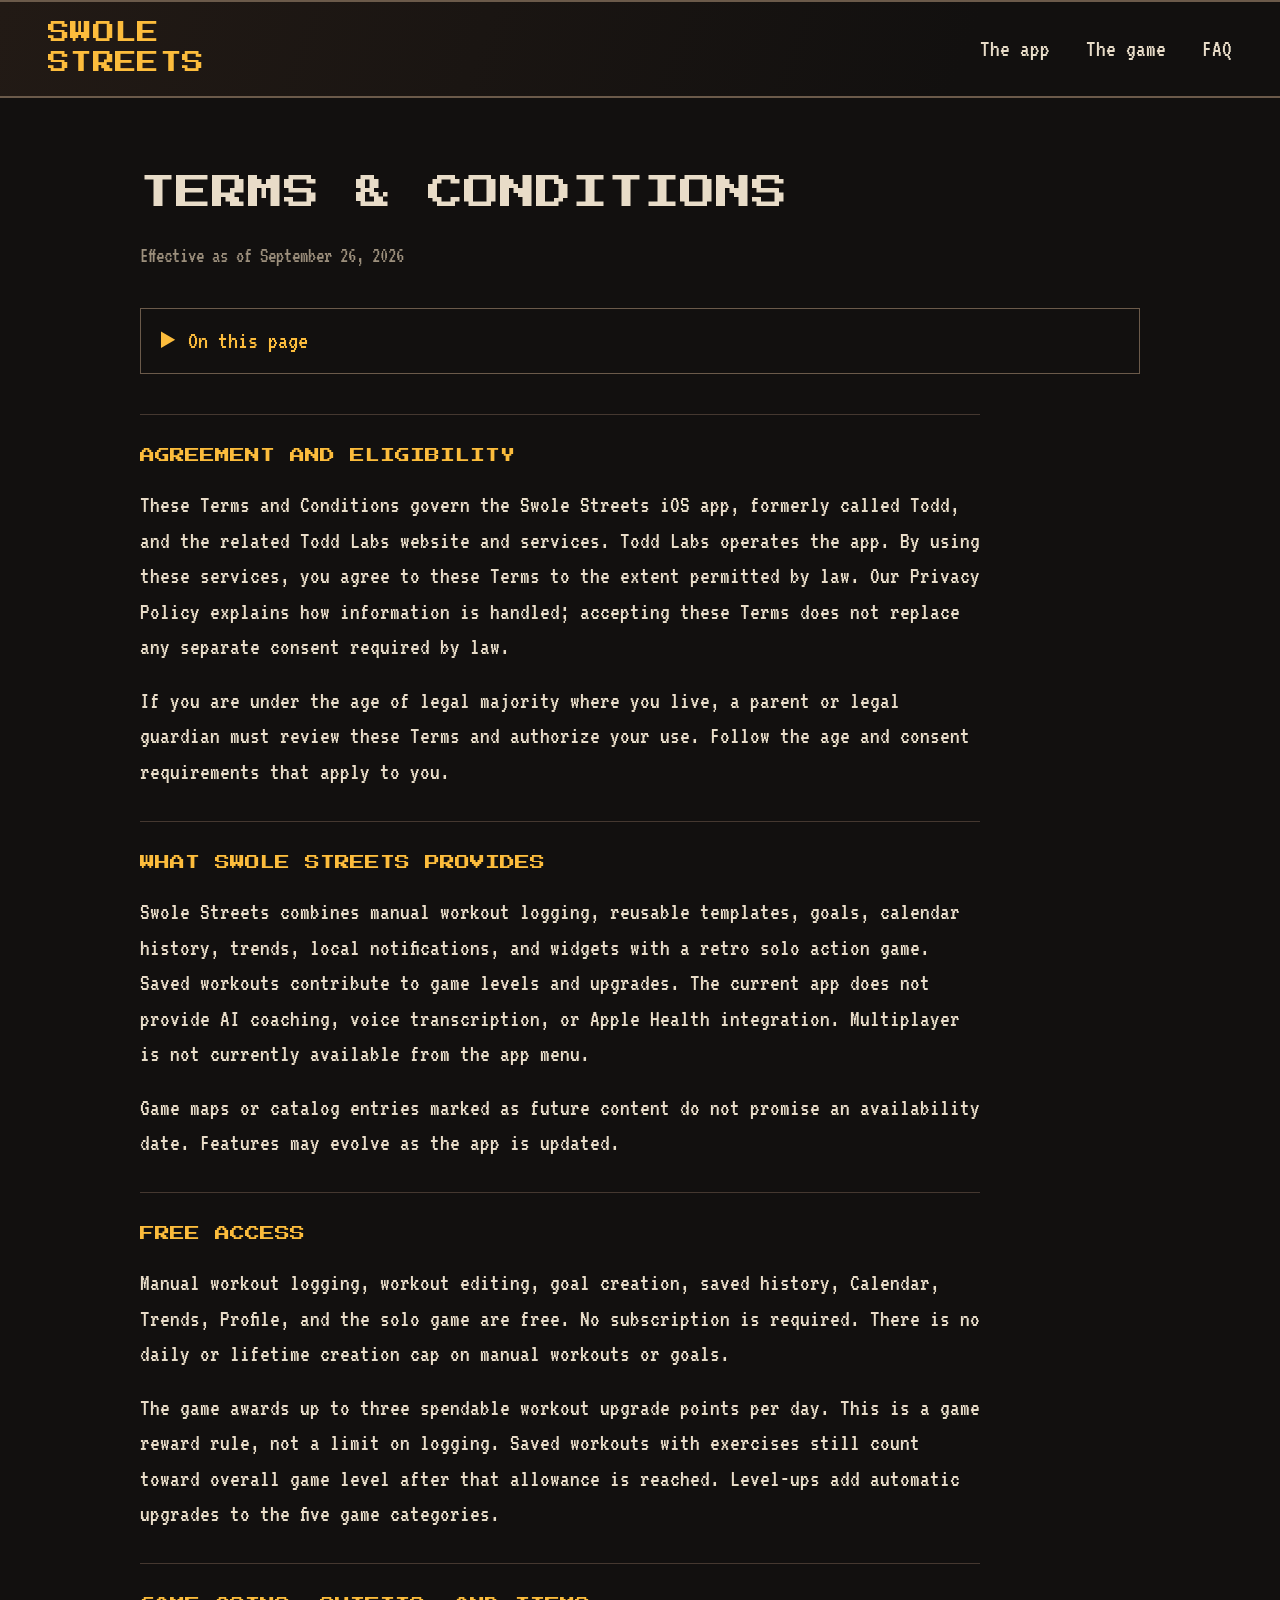
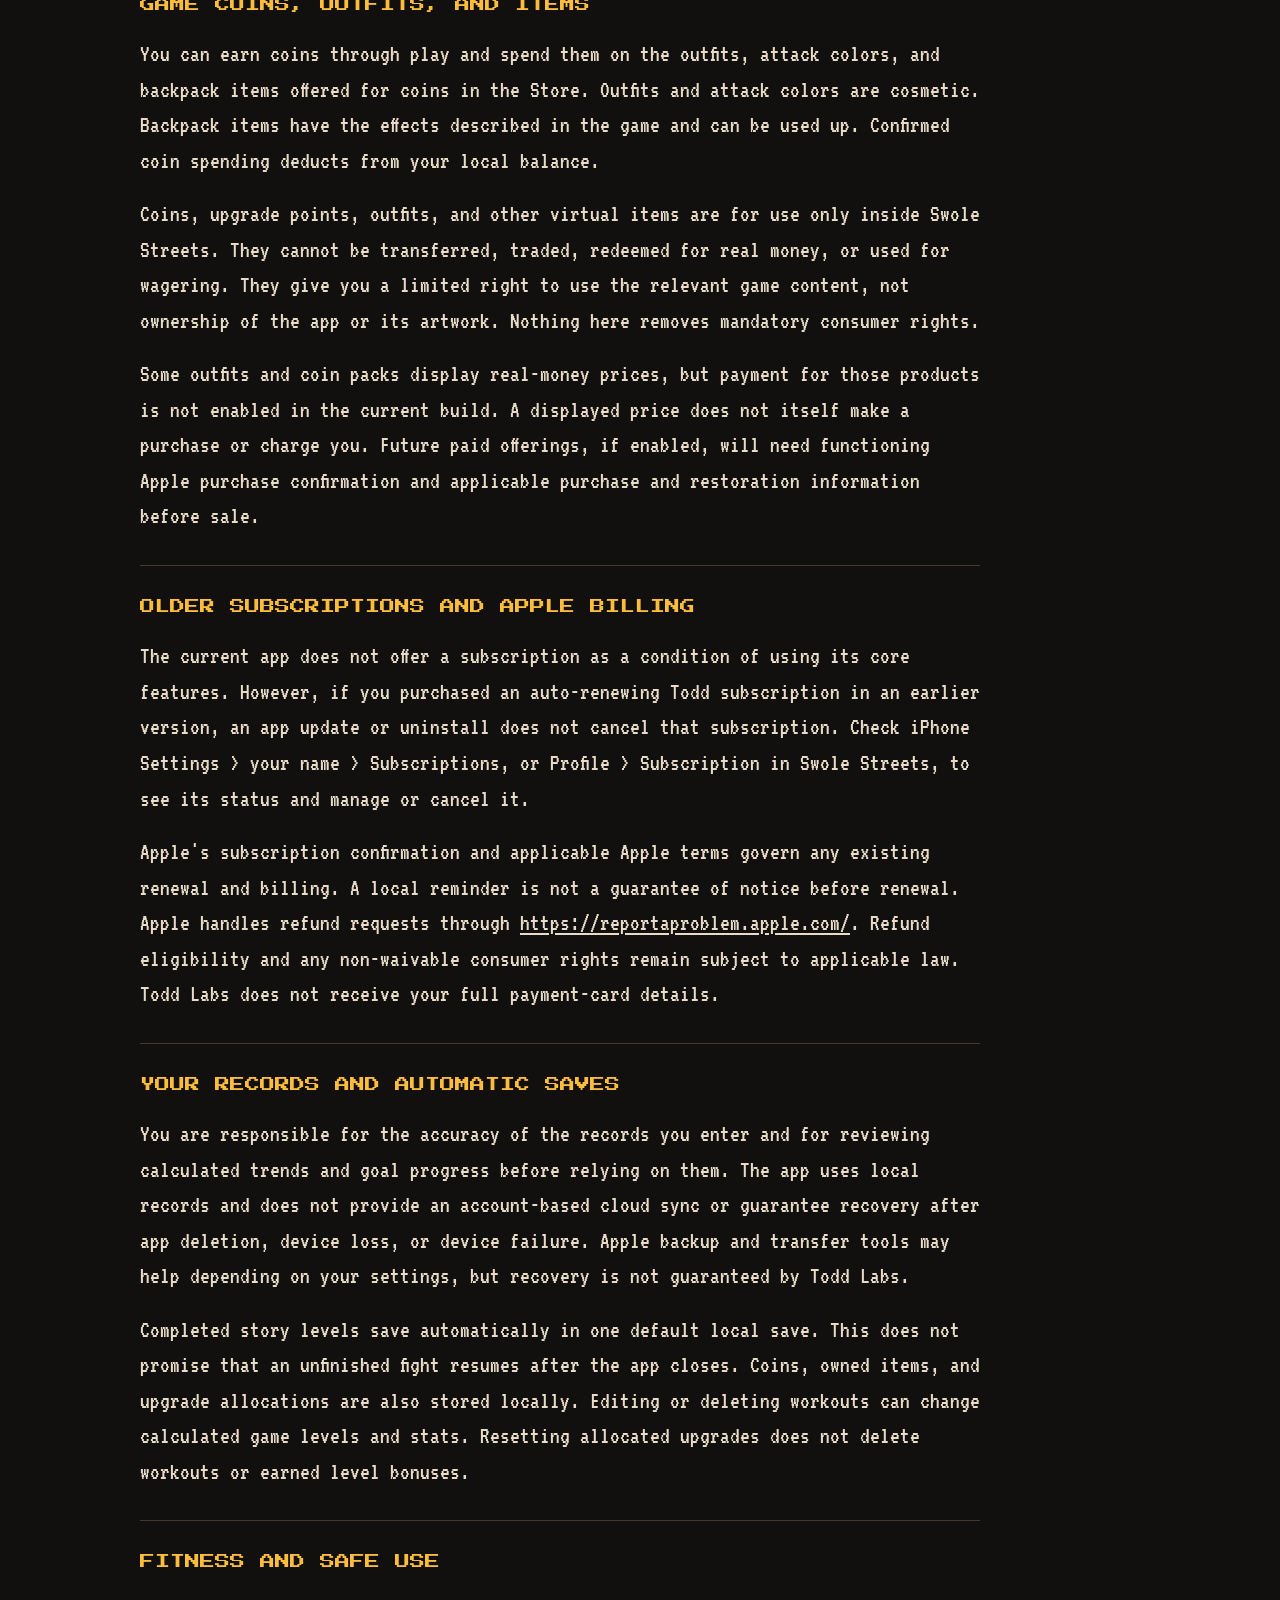
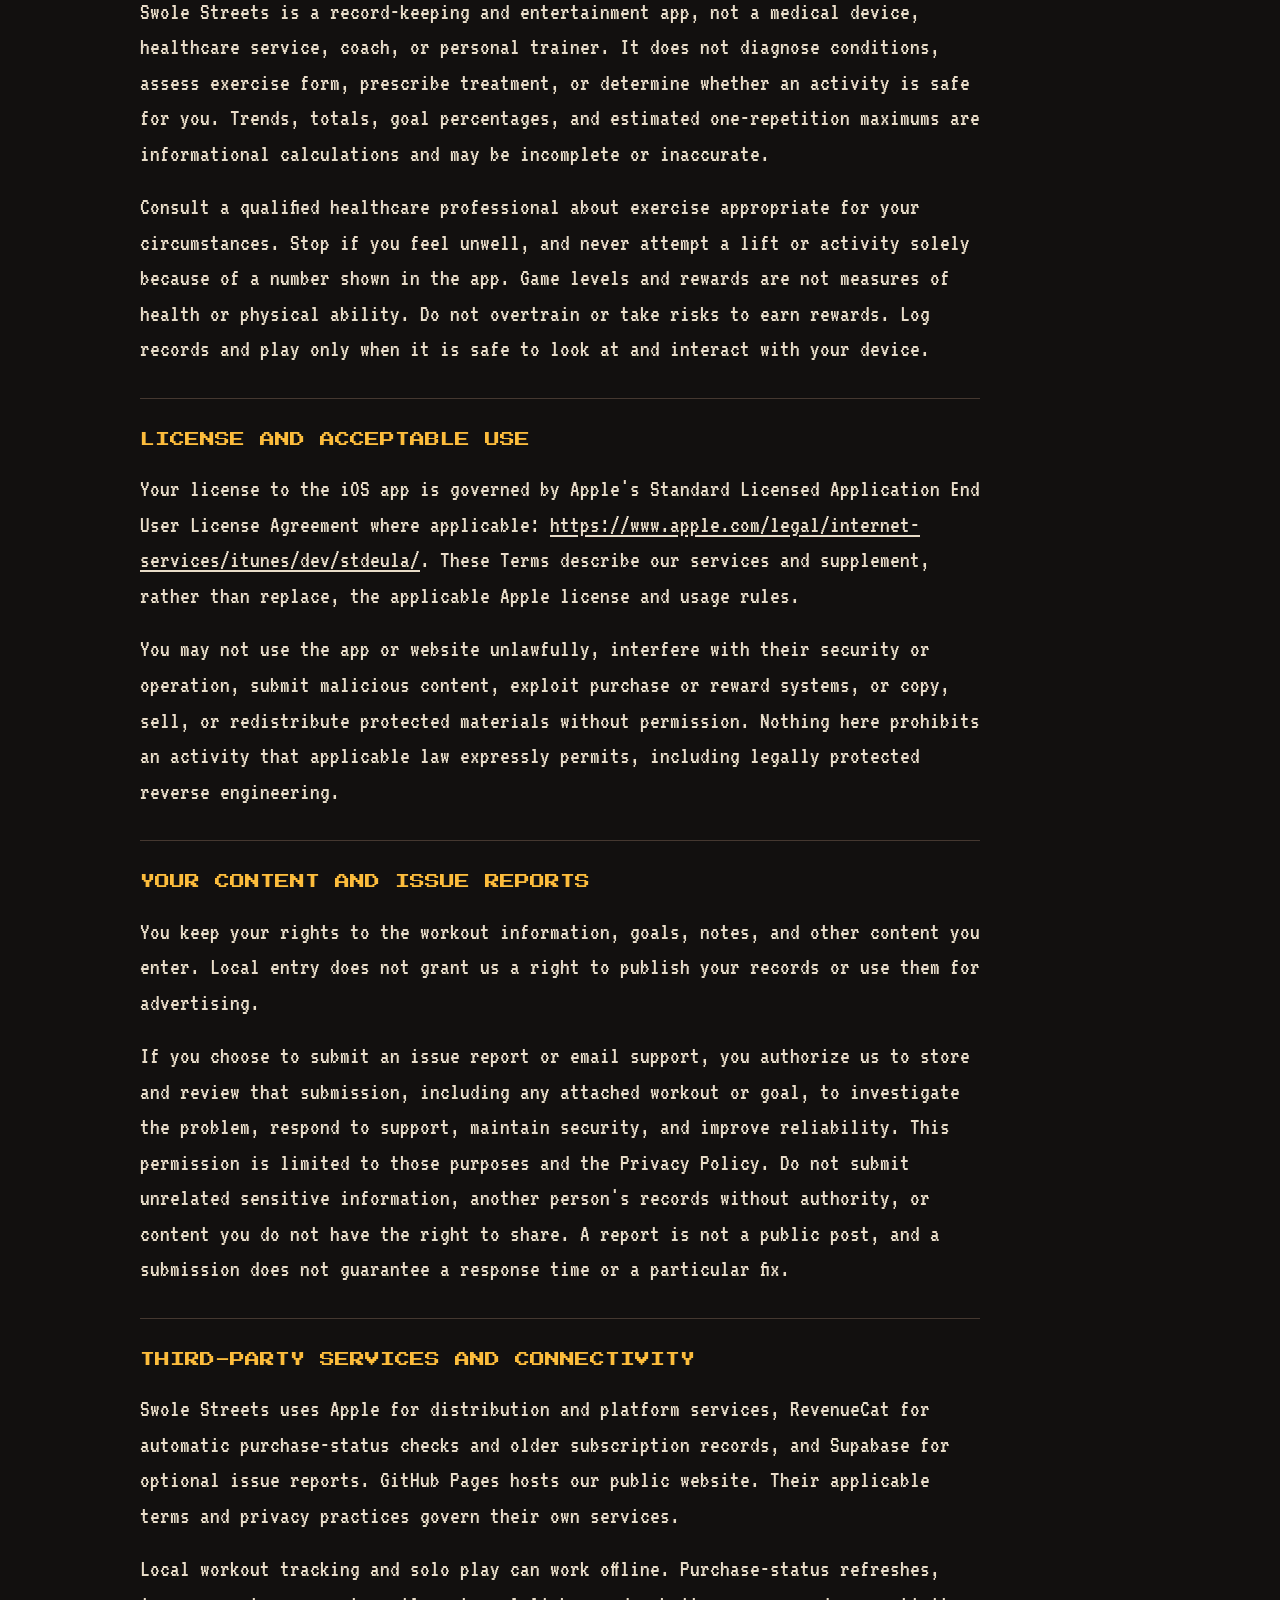
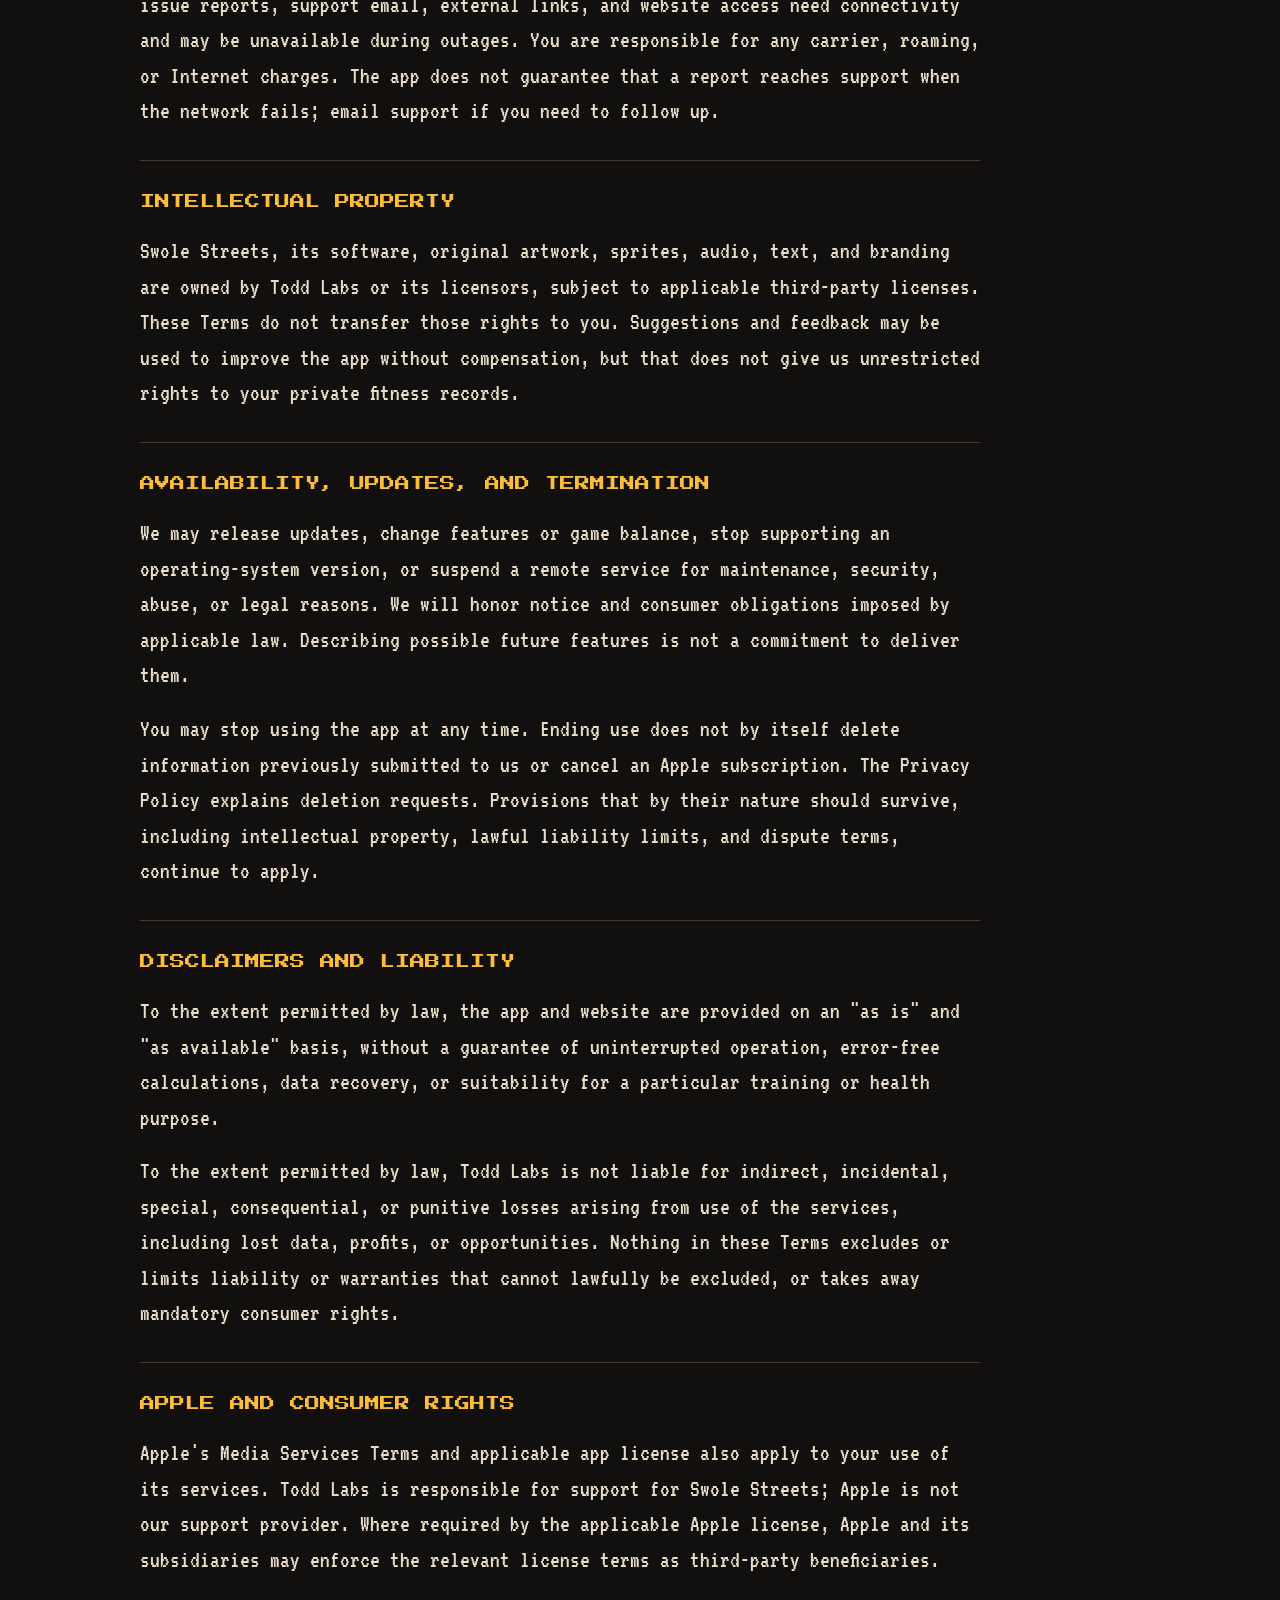
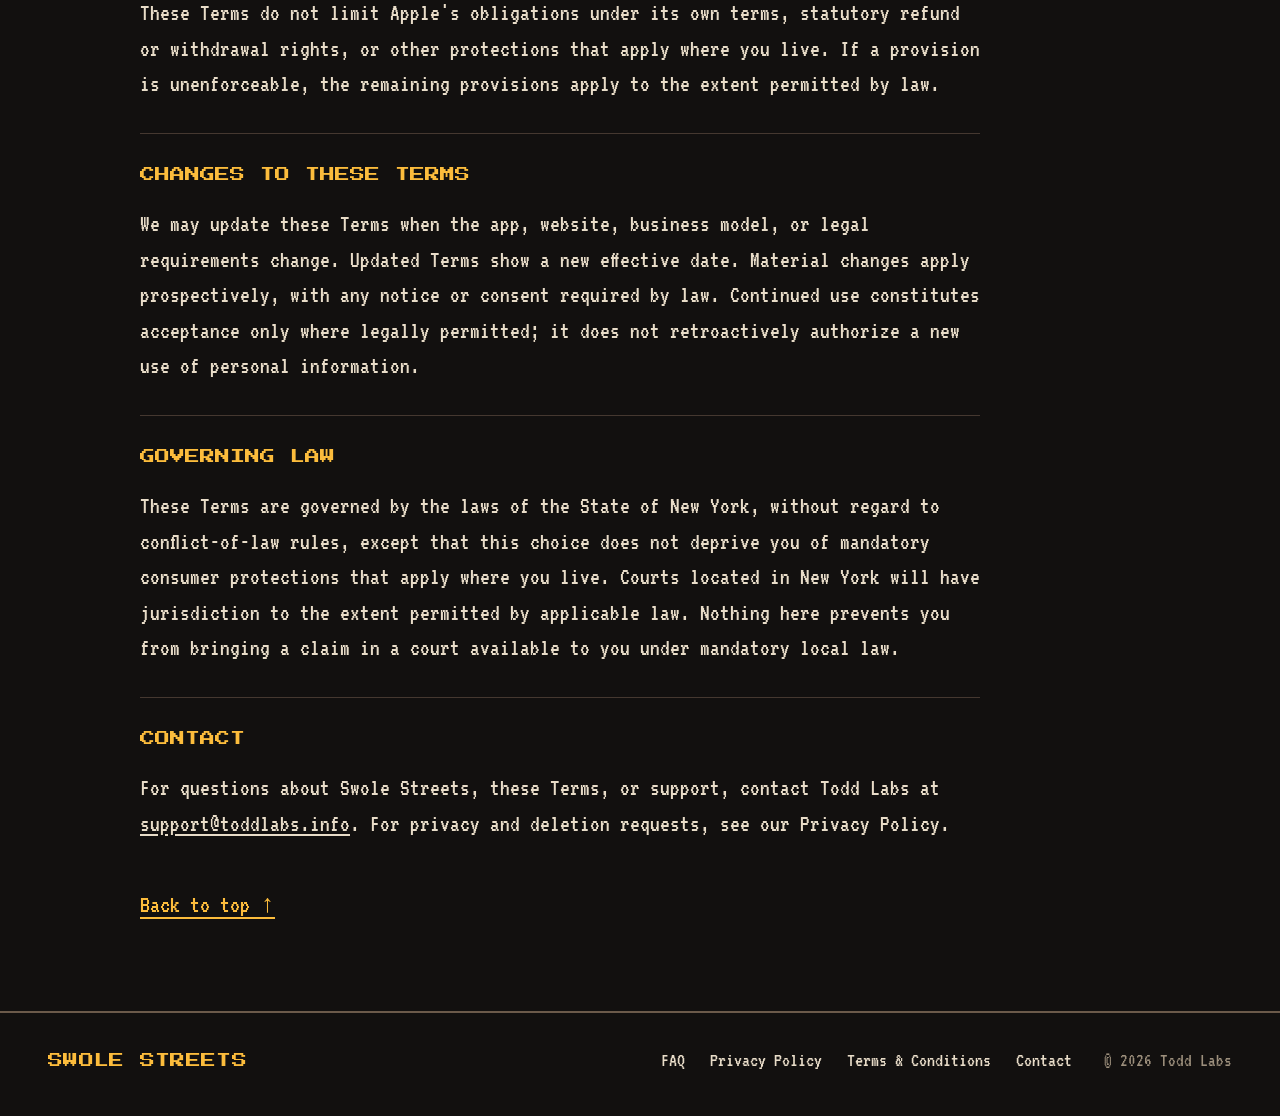
<file: terms.html>
<!doctype html>
<html lang="en"><head>
<meta charset="utf-8"><meta name="viewport" content="width=device-width, initial-scale=1">
<title>Terms &amp; Conditions — Swole Streets</title><meta name="description" content="Terms &amp; Conditions for Swole Streets, reproduced from the current in-app legal document.">
<meta name="theme-color" content="#12100F">
<meta property="og:title" content="Terms &amp; Conditions — Swole Streets"><meta property="og:description" content="Terms &amp; Conditions for Swole Streets, reproduced from the current in-app legal document."><meta property="og:type" content="website">
<link rel="icon" href="assets/favicon.svg" type="image/svg+xml">
<link rel="preload" href="assets/fonts/PressStart2P-Regular.ttf" as="font" type="font/ttf" crossorigin>
<link rel="preload" href="assets/fonts/VT323-Regular.ttf" as="font" type="font/ttf" crossorigin>
<link rel="stylesheet" href="styles.css">
</head><body><a class="skip-link" href="#main">Skip to content</a>
<header class="site-header"><div class="wrap nav-row">
<a class="wordmark" href="index.html" aria-label="Swole Streets home">SWOLE<br>STREETS</a>
<nav aria-label="Main navigation"><a href="index.html#the-app">The app</a><a href="index.html#the-game">The game</a><a href="faq.html">FAQ</a></nav>
</div></header><main id="main" class="wrap reading-page legal-page"><header class="page-heading"><h1>Terms &amp; Conditions</h1><p class="small muted">Effective as of <span data-legal-date>September 26, 2026</span></p></header>

<!-- LEGAL_CONTENT_START -->
<details class="contents"><summary>On this page</summary><nav aria-label="Document sections"><a href="#section-1">Agreement and Eligibility</a><a href="#section-2">What Swole Streets Provides</a><a href="#section-3">Free Access</a><a href="#section-4">Game Coins, Outfits, and Items</a><a href="#section-5">Older Subscriptions and Apple Billing</a><a href="#section-6">Your Records and Automatic Saves</a><a href="#section-7">Fitness and Safe Use</a><a href="#section-8">License and Acceptable Use</a><a href="#section-9">Your Content and Issue Reports</a><a href="#section-10">Third-Party Services and Connectivity</a><a href="#section-11">Intellectual Property</a><a href="#section-12">Availability, Updates, and Termination</a><a href="#section-13">Disclaimers and Liability</a><a href="#section-14">Apple and Consumer Rights</a><a href="#section-15">Changes to These Terms</a><a href="#section-16">Governing Law</a><a href="#section-17">Contact</a></nav></details>
<div class="legal-copy">
<section class="legal-section" id="section-1"><h2>Agreement and Eligibility</h2><p>These Terms and Conditions govern the Swole Streets iOS app, formerly called Todd, and the related Todd Labs website and services. Todd Labs operates the app. By using these services, you agree to these Terms to the extent permitted by law. Our Privacy Policy explains how information is handled; accepting these Terms does not replace any separate consent required by law.</p><p>If you are under the age of legal majority where you live, a parent or legal guardian must review these Terms and authorize your use. Follow the age and consent requirements that apply to you.</p></section>
<section class="legal-section" id="section-2"><h2>What Swole Streets Provides</h2><p>Swole Streets combines manual workout logging, reusable templates, goals, calendar history, trends, local notifications, and widgets with a retro solo action game. Saved workouts contribute to game levels and upgrades. The current app does not provide AI coaching, voice transcription, or Apple Health integration. Multiplayer is not currently available from the app menu.</p><p>Game maps or catalog entries marked as future content do not promise an availability date. Features may evolve as the app is updated.</p></section>
<section class="legal-section" id="section-3"><h2>Free Access</h2><p>Manual workout logging, workout editing, goal creation, saved history, Calendar, Trends, Profile, and the solo game are free. No subscription is required. There is no daily or lifetime creation cap on manual workouts or goals.</p><p>The game awards up to three spendable workout upgrade points per day. This is a game reward rule, not a limit on logging. Saved workouts with exercises still count toward overall game level after that allowance is reached. Level-ups add automatic upgrades to the five game categories.</p></section>
<section class="legal-section" id="section-4"><h2>Game Coins, Outfits, and Items</h2><p>You can earn coins through play and spend them on the outfits, attack colors, and backpack items offered for coins in the Store. Outfits and attack colors are cosmetic. Backpack items have the effects described in the game and can be used up. Confirmed coin spending deducts from your local balance.</p><p>Coins, upgrade points, outfits, and other virtual items are for use only inside Swole Streets. They cannot be transferred, traded, redeemed for real money, or used for wagering. They give you a limited right to use the relevant game content, not ownership of the app or its artwork. Nothing here removes mandatory consumer rights.</p><p>Some outfits and coin packs display real-money prices, but payment for those products is not enabled in the current build. A displayed price does not itself make a purchase or charge you. Future paid offerings, if enabled, will need functioning Apple purchase confirmation and applicable purchase and restoration information before sale.</p></section>
<section class="legal-section" id="section-5"><h2>Older Subscriptions and Apple Billing</h2><p>The current app does not offer a subscription as a condition of using its core features. However, if you purchased an auto-renewing Todd subscription in an earlier version, an app update or uninstall does not cancel that subscription. Check iPhone Settings &gt; your name &gt; Subscriptions, or Profile &gt; Subscription in Swole Streets, to see its status and manage or cancel it.</p><p>Apple&#x27;s subscription confirmation and applicable Apple terms govern any existing renewal and billing. A local reminder is not a guarantee of notice before renewal. Apple handles refund requests through <a href="https://reportaproblem.apple.com/">https://reportaproblem.apple.com/</a>. Refund eligibility and any non-waivable consumer rights remain subject to applicable law. Todd Labs does not receive your full payment-card details.</p></section>
<section class="legal-section" id="section-6"><h2>Your Records and Automatic Saves</h2><p>You are responsible for the accuracy of the records you enter and for reviewing calculated trends and goal progress before relying on them. The app uses local records and does not provide an account-based cloud sync or guarantee recovery after app deletion, device loss, or device failure. Apple backup and transfer tools may help depending on your settings, but recovery is not guaranteed by Todd Labs.</p><p>Completed story levels save automatically in one default local save. This does not promise that an unfinished fight resumes after the app closes. Coins, owned items, and upgrade allocations are also stored locally. Editing or deleting workouts can change calculated game levels and stats. Resetting allocated upgrades does not delete workouts or earned level bonuses.</p></section>
<section class="legal-section" id="section-7"><h2>Fitness and Safe Use</h2><p>Swole Streets is a record-keeping and entertainment app, not a medical device, healthcare service, coach, or personal trainer. It does not diagnose conditions, assess exercise form, prescribe treatment, or determine whether an activity is safe for you. Trends, totals, goal percentages, and estimated one-repetition maximums are informational calculations and may be incomplete or inaccurate.</p><p>Consult a qualified healthcare professional about exercise appropriate for your circumstances. Stop if you feel unwell, and never attempt a lift or activity solely because of a number shown in the app. Game levels and rewards are not measures of health or physical ability. Do not overtrain or take risks to earn rewards. Log records and play only when it is safe to look at and interact with your device.</p></section>
<section class="legal-section" id="section-8"><h2>License and Acceptable Use</h2><p>Your license to the iOS app is governed by Apple&#x27;s Standard Licensed Application End User License Agreement where applicable: <a href="https://www.apple.com/legal/internet-services/itunes/dev/stdeula/">https://www.apple.com/legal/internet-services/itunes/dev/stdeula/</a>. These Terms describe our services and supplement, rather than replace, the applicable Apple license and usage rules.</p><p>You may not use the app or website unlawfully, interfere with their security or operation, submit malicious content, exploit purchase or reward systems, or copy, sell, or redistribute protected materials without permission. Nothing here prohibits an activity that applicable law expressly permits, including legally protected reverse engineering.</p></section>
<section class="legal-section" id="section-9"><h2>Your Content and Issue Reports</h2><p>You keep your rights to the workout information, goals, notes, and other content you enter. Local entry does not grant us a right to publish your records or use them for advertising.</p><p>If you choose to submit an issue report or email support, you authorize us to store and review that submission, including any attached workout or goal, to investigate the problem, respond to support, maintain security, and improve reliability. This permission is limited to those purposes and the Privacy Policy. Do not submit unrelated sensitive information, another person&#x27;s records without authority, or content you do not have the right to share. A report is not a public post, and a submission does not guarantee a response time or a particular fix.</p></section>
<section class="legal-section" id="section-10"><h2>Third-Party Services and Connectivity</h2><p>Swole Streets uses Apple for distribution and platform services, RevenueCat for automatic purchase-status checks and older subscription records, and Supabase for optional issue reports. GitHub Pages hosts our public website. Their applicable terms and privacy practices govern their own services.</p><p>Local workout tracking and solo play can work offline. Purchase-status refreshes, issue reports, support email, external links, and website access need connectivity and may be unavailable during outages. You are responsible for any carrier, roaming, or Internet charges. The app does not guarantee that a report reaches support when the network fails; email support if you need to follow up.</p></section>
<section class="legal-section" id="section-11"><h2>Intellectual Property</h2><p>Swole Streets, its software, original artwork, sprites, audio, text, and branding are owned by Todd Labs or its licensors, subject to applicable third-party licenses. These Terms do not transfer those rights to you. Suggestions and feedback may be used to improve the app without compensation, but that does not give us unrestricted rights to your private fitness records.</p></section>
<section class="legal-section" id="section-12"><h2>Availability, Updates, and Termination</h2><p>We may release updates, change features or game balance, stop supporting an operating-system version, or suspend a remote service for maintenance, security, abuse, or legal reasons. We will honor notice and consumer obligations imposed by applicable law. Describing possible future features is not a commitment to deliver them.</p><p>You may stop using the app at any time. Ending use does not by itself delete information previously submitted to us or cancel an Apple subscription. The Privacy Policy explains deletion requests. Provisions that by their nature should survive, including intellectual property, lawful liability limits, and dispute terms, continue to apply.</p></section>
<section class="legal-section" id="section-13"><h2>Disclaimers and Liability</h2><p>To the extent permitted by law, the app and website are provided on an &quot;as is&quot; and &quot;as available&quot; basis, without a guarantee of uninterrupted operation, error-free calculations, data recovery, or suitability for a particular training or health purpose.</p><p>To the extent permitted by law, Todd Labs is not liable for indirect, incidental, special, consequential, or punitive losses arising from use of the services, including lost data, profits, or opportunities. Nothing in these Terms excludes or limits liability or warranties that cannot lawfully be excluded, or takes away mandatory consumer rights.</p></section>
<section class="legal-section" id="section-14"><h2>Apple and Consumer Rights</h2><p>Apple&#x27;s Media Services Terms and applicable app license also apply to your use of its services. Todd Labs is responsible for support for Swole Streets; Apple is not our support provider. Where required by the applicable Apple license, Apple and its subsidiaries may enforce the relevant license terms as third-party beneficiaries.</p><p>These Terms do not limit Apple&#x27;s obligations under its own terms, statutory refund or withdrawal rights, or other protections that apply where you live. If a provision is unenforceable, the remaining provisions apply to the extent permitted by law.</p></section>
<section class="legal-section" id="section-15"><h2>Changes to These Terms</h2><p>We may update these Terms when the app, website, business model, or legal requirements change. Updated Terms show a new effective date. Material changes apply prospectively, with any notice or consent required by law. Continued use constitutes acceptance only where legally permitted; it does not retroactively authorize a new use of personal information.</p></section>
<section class="legal-section" id="section-16"><h2>Governing Law</h2><p>These Terms are governed by the laws of the State of New York, without regard to conflict-of-law rules, except that this choice does not deprive you of mandatory consumer protections that apply where you live. Courts located in New York will have jurisdiction to the extent permitted by applicable law. Nothing here prevents you from bringing a claim in a court available to you under mandatory local law.</p></section>
<section class="legal-section" id="section-17"><h2>Contact</h2><p>For questions about Swole Streets, these Terms, or support, contact Todd Labs at <a href="mailto:support@toddlabs.info">support@toddlabs.info</a>. For privacy and deletion requests, see our Privacy Policy.</p></section>
</div>
<!-- LEGAL_CONTENT_END -->
<p class="back-top"><a class="text-link" href="#main">Back to top ↑</a></p></main><footer class="site-footer"><div class="wrap footer-row"><a class="wordmark footer-brand" href="index.html">SWOLE STREETS</a><nav aria-label="Footer navigation"><a href="faq.html">FAQ</a><a href="privacy.html">Privacy Policy</a><a href="terms.html">Terms &amp; Conditions</a><a href="mailto:support@toddlabs.info">Contact</a></nav><p>© 2026 Todd Labs</p></div></footer></body></html>
</file>
<file: styles.css>
@font-face {
  font-family:Pixel;
  src:url('assets/fonts/PressStart2P-Regular.ttf') format('truetype');
  font-weight:400;
  font-style:normal;
  font-display:swap
}
@font-face {
  font-family:Terminal;
  src:url('assets/fonts/VT323-Regular.ttf') format('truetype');
  font-weight:400;
  font-style:normal;
  font-display:swap
}
:root {
  color-scheme:dark;
  --screen:#12100f;
  --card:#1a1512;
  --brown:#2b201a;
  --edge:#6b5a4a;
  --shadow:#0d0a08;
  --ink:#e8dcc8;
  --muted:#9c8f7c;
  --gold:#fcbc3c;
  --green:#5c7a45;
  --green-hi:#8fbf5a;
  --rule:#453830
}
* {
  box-sizing:border-box
}
html {
  scroll-behavior:smooth;
  scroll-padding-top:24px
}
body {
  margin:0;
  background:var(--screen);
  color:var(--ink);
  font-family:Terminal,monospace;
  font-size:25px;
  line-height:1.35
}
h1,h2,h3,p,figure {
  margin:0
}
a {
  color:inherit;
  text-decoration:none
}
a:hover {
  color:var(--gold)
}
button,summary,a {
  -webkit-tap-highlight-color:transparent
}
a:focus-visible,summary:focus-visible {
  outline:3px solid var(--gold);
  outline-offset:6px
}
img {
  display:block;
  max-width:100%;
  height:auto
}
h1,h2 {
  font-family:Pixel,monospace;
  font-weight:400;
  text-transform:uppercase;
  line-height:1.55;
  text-wrap:balance
}
h1 span,h2 span {
  color:var(--gold)
}
h3 {
  font-weight:400;
  line-height:1.25
}
.wrap {
  width:min(1280px,calc(100% - 96px));
  margin-inline:auto
}
.muted {
  color:var(--muted)
}
.small {
  font-size:21px
}
.lead {
  font-size:30px;
  line-height:1.35
}
.sr-only {
  position:absolute;
  width:1px;
  height:1px;
  padding:0;
  margin:-1px;
  overflow:hidden;
  clip:rect(0,0,0,0);
  white-space:nowrap;
  border:0
}
.skip-link {
  position:fixed;
  z-index:10;
  top:12px;
  left:12px;
  padding:12px;
  background:var(--gold);
  color:var(--screen);
  transform:translateY(-200%)
}
.skip-link:focus {
  transform:translateY(0)
}
.site-header {
  border-block:2px solid var(--edge);
  background:linear-gradient(110deg,#221a15,var(--screen) 75%)
}
.nav-row {
  min-height:94px;
  display:flex;
  align-items:center;
  gap:42px
}
.wordmark {
  font-family:Pixel,monospace;
  font-size:22px;
  line-height:1.35;
  color:var(--gold);
  letter-spacing:.3px
}
.nav-row nav {
  display:flex;
  gap:36px;
  margin-left:auto;
  font-size:24px
}
.nav-row nav a {
  padding-block:12px
}
.nav-row a[aria-current=page] {
  color:var(--gold);
  text-decoration:underline;
  text-underline-offset:7px
}
.button {
  display:inline-flex;
  align-items:center;
  justify-content:center;
  min-height:58px;
  padding:12px 26px;
  border:3px solid var(--edge);
  border-right-color:var(--shadow);
  border-bottom-color:var(--shadow);
  font-size:27px;
  line-height:1.1;
  transition:transform .15s,background-color .15s
}
.button:hover {
  transform:translateY(-2px)
}
.button-gold {
  background:var(--gold);
  color:#25180a;
  border-top-color:#ffe08a;
  border-left-color:#ffe08a;
  border-right-color:#a06a08;
  border-bottom-color:#a06a08;
  box-shadow:0 0 0 1px var(--gold);
  font-size:28px
}
.button-gold:hover {
  background:#ffd16d;
  color:var(--screen)
}
.actions {
  display:flex;
  gap:22px;
  flex-wrap:wrap;
  margin-block:34px 26px
}
.hero {
  display:grid;
  grid-template-columns:minmax(0,1fr) 370px;
  gap:68px;
  align-items:center;
  padding-block:58px 56px;
  min-height:822px
}
.hero h1 {
  font-size:clamp(26px,3.75vw,54px);
  line-height:1.55;
  letter-spacing:-1.3px
}
.hero .lead {
  margin-top:24px
}
.hero-copy {
  padding-bottom:30px
}
.hero-figure {
  width:100%;
  padding-right:20px
}
.screen-frame {
  display:block;
  padding:5px;
  background:var(--shadow);
  border:3px solid var(--edge);
  box-shadow:inset -3px -3px 0 #231b15
}
.screen-frame:hover {
  border-color:var(--gold)
}
.screen-frame img {
  width:100%
}
.hero-screen {
  box-shadow:20px 20px 0 var(--green)
}
figcaption {
  margin-top:18px;
  text-align:center;
  font-size:19px;
  line-height:1.3;
  color:var(--muted)
}
.hero-figure figcaption {
  margin-top:32px
}
.chapter-rule {
  display:flex;
  align-items:center;
  gap:22px;
  border-top:2px solid var(--gold);
  padding-top:16px
}
.chapter-rule p {
  font:11px/1.8 Pixel,monospace;
  color:var(--gold)
}
.chapter-rule span {
  height:1px;
  background:var(--edge);
  flex:1
}
.workout-section {
  display:grid;
  grid-template-columns:390px minmax(0,1fr);
  gap:100px;
  align-items:center;
  padding-block:120px
}
.history-figure {
  max-width:350px;
  margin-inline:auto
}
.workout-copy h2 {
  font-size:clamp(24px,2.5vw,34px);
  line-height:1.55;
  margin-bottom:38px
}
.steps {
  list-style:none;
  padding:0;
  margin:0
}
.steps li {
  display:flex;
  gap:25px;
  padding:24px 0;
  border-top:2px solid var(--edge)
}
.step-number {
  font:24px/1.7 Pixel,monospace;
  color:var(--gold);
  padding-right:25px;
  border-right:2px solid var(--edge)
}
.steps h3 {
  font-size:30px;
  margin-bottom:8px
}
.steps p {
  font-size:25px;
  line-height:1.35
}
.training-note {
  margin-top:25px;
  border:1px solid var(--green);
  border-left:8px solid var(--green);
  padding:16px 22px
}
.training-note strong {
  color:var(--green-hi);
  font-weight:400
}
.game-section {
  padding-block:76px 64px;
  background:var(--card);
  border-block:1px solid var(--rule)
}
.section-heading {
  text-align:center;
  margin-bottom:34px
}
.section-heading h2 {
  font-size:clamp(24px,3vw,40px);
  line-height:1.55
}
.section-heading .lead {
  margin-top:20px
}
.game-figure img {
  image-rendering:pixelated
}
.game-features {
  display:grid;
  grid-template-columns:repeat(3,minmax(0,1fr));
  gap:42px;
  margin-top:45px
}
.game-features h3 {
  font:14px/1.65 Pixel,monospace;
  text-transform:uppercase;
  color:var(--gold);
  margin-bottom:14px
}
.game-features p {
  font-size:25px
}
.home-faq {
  padding-block:84px 90px
}
.home-faq h2 {
  font-size:27px;
  margin-bottom:28px
}
.questions {
  margin-bottom:25px
}
.question {
  border:1px solid var(--edge);
  margin-top:10px;
  background:var(--screen)
}
.question summary {
  display:flex;
  align-items:center;
  justify-content:space-between;
  gap:18px;
  padding:17px 20px;
  cursor:pointer;
  list-style:none;
  font-size:26px;
  line-height:1.25;
  min-height:60px
}
.question summary::-webkit-details-marker {
  display:none
}
.question summary:hover {
  color:var(--gold);
  background:#1d1613
}
.question summary svg {
  width:20px;
  height:20px;
  flex-shrink:0;
  fill:none;
  stroke:currentColor;
  stroke-width:1.6;
  transition:transform .15s
}
.question[open] summary {
  color:var(--gold)
}
.question[open] summary svg {
  transform:rotate(180deg)
}
.answer {
  padding:0 20px 22px;
  font-size:24px;
  line-height:1.45;
  max-width:1000px
}
.text-link {
  color:var(--gold);
  text-decoration:underline;
  text-underline-offset:5px
}
.text-link:hover {
  color:#ffe08a
}
.site-footer {
  border-top:2px solid var(--edge);
  padding-block:34px 42px
}
.footer-row {
  display:flex;
  align-items:center;
  gap:32px;
  flex-wrap:wrap
}
.footer-brand {
  font-size:15px
}
.footer-row nav {
  display:flex;
  gap:25px;
  flex-wrap:wrap;
  margin-left:auto;
  font-size:20px
}
.footer-row p {
  font-size:19px;
  color:var(--muted)
}
.reading-page {
  max-width:1000px;
  padding-block:68px 90px
}
.page-heading {
  margin-bottom:38px
}
.page-heading h1 {
  font-size:clamp(24px,3vw,36px);
  margin-bottom:20px
}
.page-heading .lead {
  max-width:800px
}
.topic-links {
  display:flex;
  flex-wrap:wrap;
  gap:10px 26px;
  border-block:1px solid var(--edge);
  padding-block:17px;
  color:var(--gold);
  font-size:23px
}
.topic-links a:hover {
  text-decoration:underline
}
.faq-group {
  margin-top:54px;
  scroll-margin-top:32px
}
.faq-group h2,.support-note h2 {
  font-size:20px;
  margin-bottom:24px
}
.support-note {
  margin-top:64px;
  border-top:2px solid var(--edge);
  padding-top:32px
}
.support-note p {
  margin-bottom:12px
}
.name-note {
  border-left:5px solid var(--green);
  padding:4px 0 4px 23px;
  color:var(--muted);
  font-size:22px;
  line-height:1.4;
  margin-bottom:32px
}
.name-note p+p {
  margin-top:12px
}
.contents {
  margin-bottom:40px;
  border:1px solid var(--edge);
  padding:15px 20px
}
.contents summary {
  cursor:pointer;
  color:var(--gold);
  font-size:25px
}
.contents nav {
  display:grid;
  grid-template-columns:1fr 1fr;
  gap:10px 25px;
  padding-top:22px;
  font-size:22px
}
.contents a:hover {
  text-decoration:underline
}
.legal-copy {
  max-width:840px
}
.legal-section {
  border-top:1px solid var(--rule);
  padding-top:28px;
  margin-top:30px;
  scroll-margin-top:26px
}
.legal-section h2 {
  font-size:15px;
  line-height:1.7;
  color:var(--gold);
  margin-bottom:20px
}
.legal-section p {
  font-size:24px;
  line-height:1.48;
  overflow-wrap:anywhere
}
.legal-section p+p {
  margin-top:18px
}
.legal-section a {
  text-decoration:underline;
  text-underline-offset:3px
}
.back-top {
  margin-top:45px
}
@media(min-width:1500px) {
  .hero {
    gap:92px;
    grid-template-columns:minmax(0,1fr) 400px
  }
  .hero h1 {
    font-size:54px
  }
}
@media(max-width:1100px) {
  .wrap {
    width:calc(100% - 64px)
  }
  .nav-row {
    gap:25px
  }
  .nav-row nav {
    gap:24px
  }
  .wordmark {
    font-size:18px
  }
  .hero {
    grid-template-columns:minmax(0,1fr) 300px;
    gap:36px;
    min-height:730px
  }
  .hero h1 {
    font-size:29px;
    letter-spacing:-1px
  }
  .hero .lead {
    font-size:28px
  }
  .actions {
    gap:14px
  }
  .button {
    padding-inline:20px;
    font-size:24px
  }
  .workout-section {
    grid-template-columns:310px minmax(0,1fr);
    gap:55px;
    padding-block:90px
  }
  .workout-copy h2 {
    font-size:24px
  }
  .steps li {
    gap:20px
  }
  .step-number {
    font-size:20px;
    padding-right:18px
  }
  .game-features {
    gap:28px
  }
  .game-features h3 {
    font-size:12px
  }
  .footer-row nav {
    margin-left:0
  }
}
@media(max-width:800px) {
  .wrap {
    width:calc(100% - 40px)
  }
  .nav-row {
    min-height:106px;
    display:grid;
    grid-template-columns:1fr auto;
    gap:12px 18px;
    padding-block:17px
  }
  .nav-row nav {
    grid-row:2;
    grid-column:1 / -1;
    justify-content:flex-start;
    margin-left:0;
    gap:28px;
    font-size:22px
  }
  .nav-row nav a {
    padding-block:0
  }
  .wordmark {
    font-size:17px
  }
  .hero {
    grid-template-columns:1fr;
    gap:38px;
    min-height:0;
    padding-block:52px 48px
  }
  .hero-copy {
    padding-bottom:0
  }
  .hero h1 {
    font-size:clamp(22px,5.8vw,36px);
    letter-spacing:-1px
  }
  .hero .lead {
    font-size:29px;
    margin-top:22px
  }
  .hero-figure {
    width:min(360px,100% - 14px);
    justify-self:center
  }
  .hero .small {
    font-size:20px
  }
  .actions {
    margin-block:26px 22px
  }
  .chapter-rule {
    gap:12px
  }
  .chapter-rule p {
    font-size:8px;
    max-width:250px
  }
  .workout-section {
    grid-template-columns:1fr;
    gap:36px;
    padding-block:70px
  }
  .workout-copy {
    grid-row:1
  }
  .workout-copy h2 {
    font-size:clamp(22px,4.8vw,30px);
    margin-bottom:25px
  }
  .history-figure {
    width:min(340px,100%)
  }
  .steps li {
    padding-block:20px
  }
  .steps p {
    font-size:24px
  }
  .step-number {
    font-size:19px
  }
  .training-note {
    font-size:24px
  }
  .game-section {
    padding-block:54px
  }
  .section-heading h2 {
    font-size:clamp(17px,3.8vw,27px)
  }
  .section-heading .lead {
    font-size:26px
  }
  .game-figure .screen-frame {
    padding:2px;
    border-width:2px
  }
  .game-features {
    grid-template-columns:1fr;
    gap:28px;
    margin-top:34px
  }
  .game-features h3 {
    font-size:14px;
    margin-bottom:8px
  }
  .game-features p {
    font-size:24px
  }
  .home-faq {
    padding-block:58px 64px
  }
  .home-faq h2 {
    font-size:clamp(18px,4vw,25px)
  }
  .question summary {
    font-size:24px;
    padding:16px
  }
  .answer {
    font-size:24px;
    padding:0 16px 20px
  }
  .site-footer {
    padding-block:28px
  }
  .footer-row {
    display:block
  }
  .footer-row nav {
    gap:10px 22px;
    margin-block:24px;
    font-size:21px
  }
  .footer-brand {
    font-size:14px
  }
  .reading-page {
    padding-block:46px 60px
  }
  .page-heading h1 {
    font-size:clamp(21px,4.6vw,30px)
  }
  .page-heading .lead {
    font-size:27px
  }
  .faq-group {
    margin-top:40px
  }
  .faq-group h2 {
    font-size:18px
  }
  .legal-section h2 {
    font-size:14px
  }
  .contents nav {
    grid-template-columns:1fr
  }
  .name-note {
    font-size:21px
  }
  .legal-section p {
    font-size:24px
  }
}
@media(max-width:360px) {
  .hero h1 {
    font-size:20px
  }
  .nav-row {
    gap:12px
  }
  .wordmark {
    font-size:15px
  }
  .actions .button {
    font-size:22px;
    padding-inline:15px
  }
  .step-number {
    font-size:17px
  }
  .steps h3 {
    font-size:27px
  }
}
@media(prefers-reduced-motion:reduce) {
  html {
    scroll-behavior:auto
  }
  *,*::before,*::after {
    transition:none!important;
    animation:none!important
  }
}
</file>
